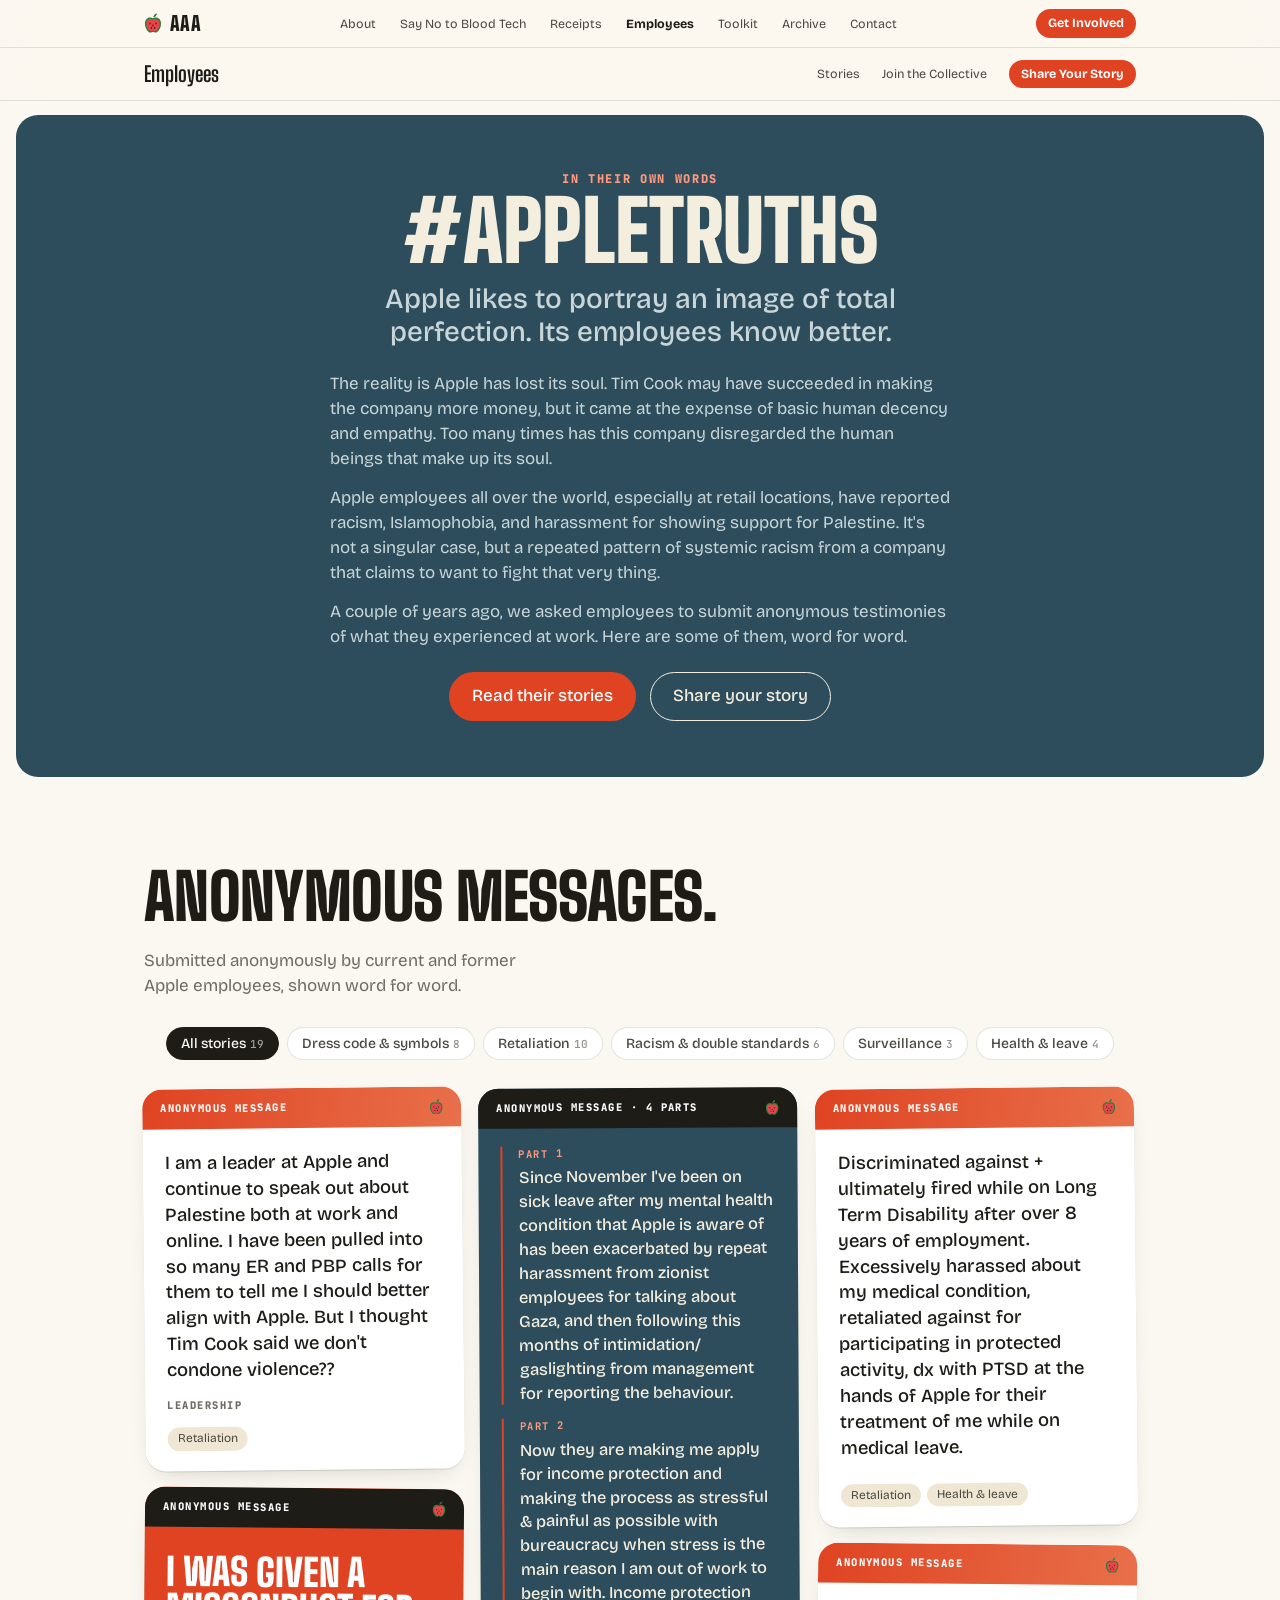
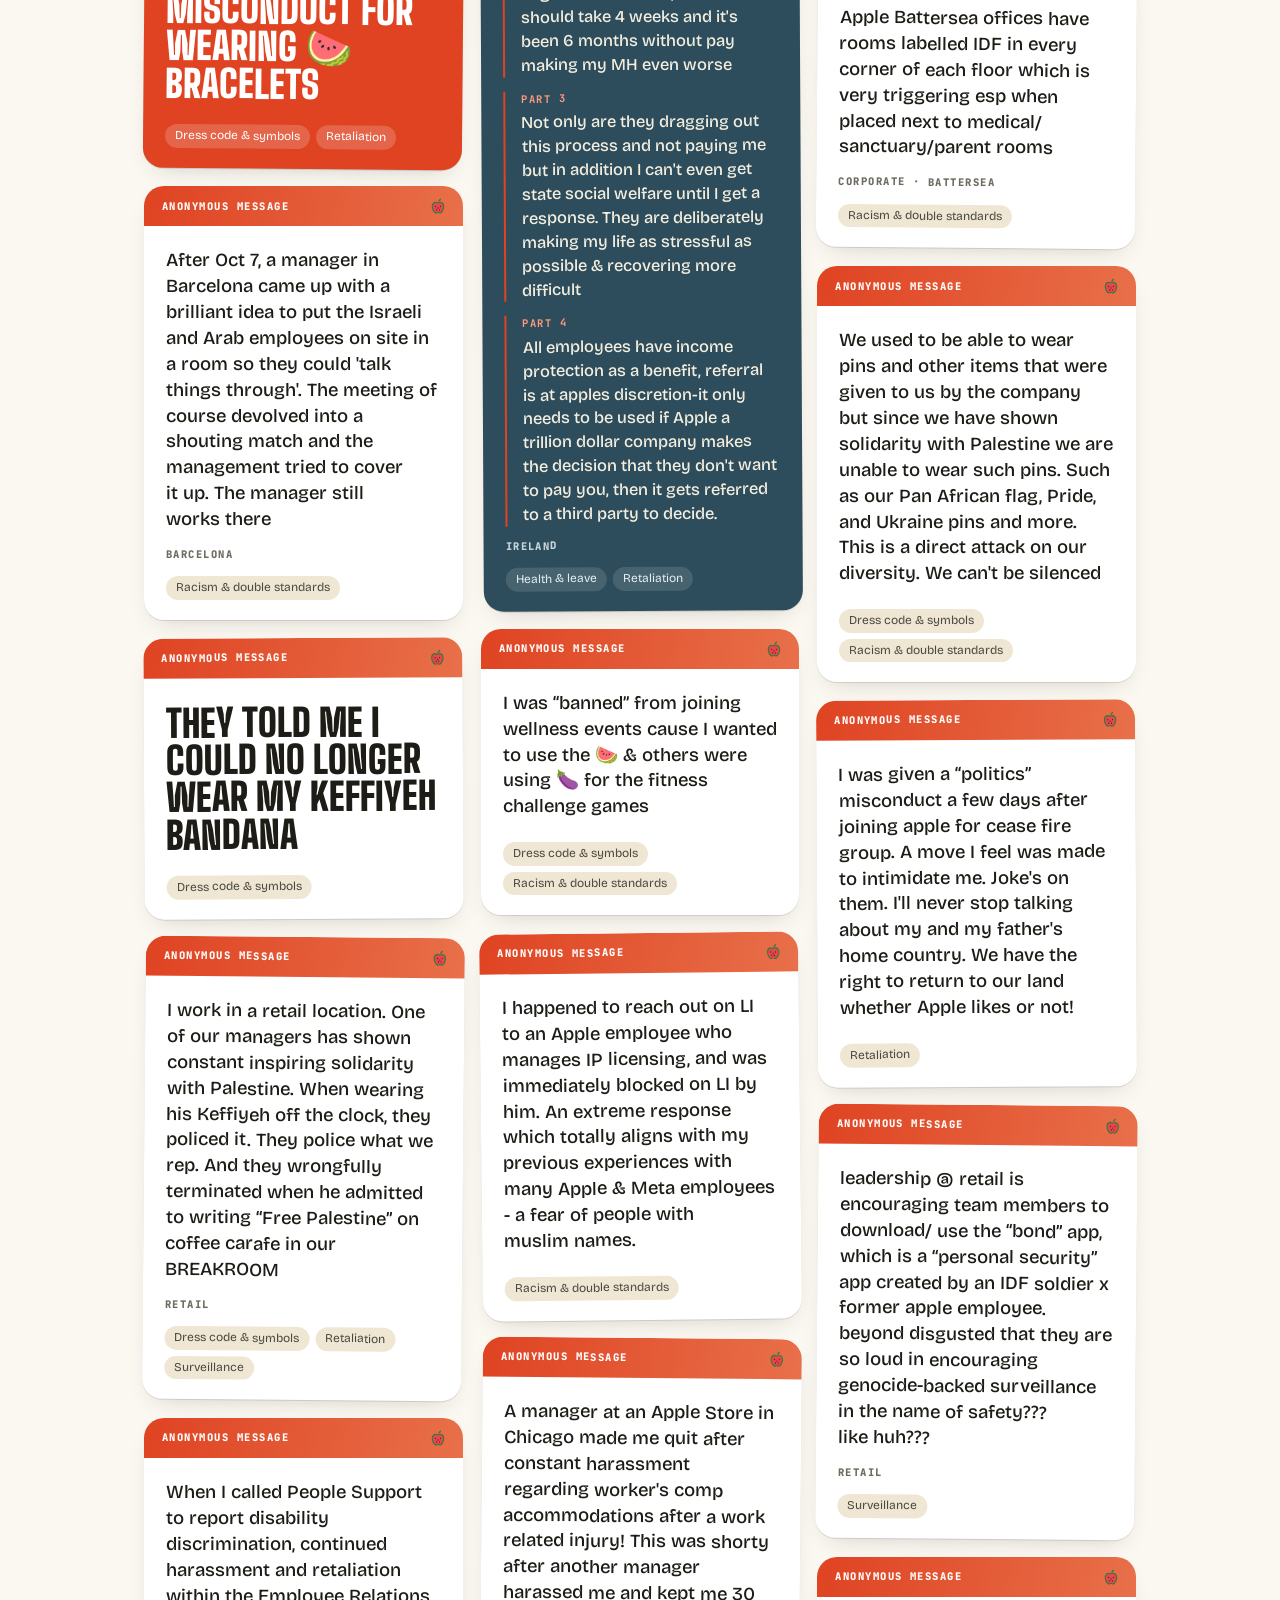
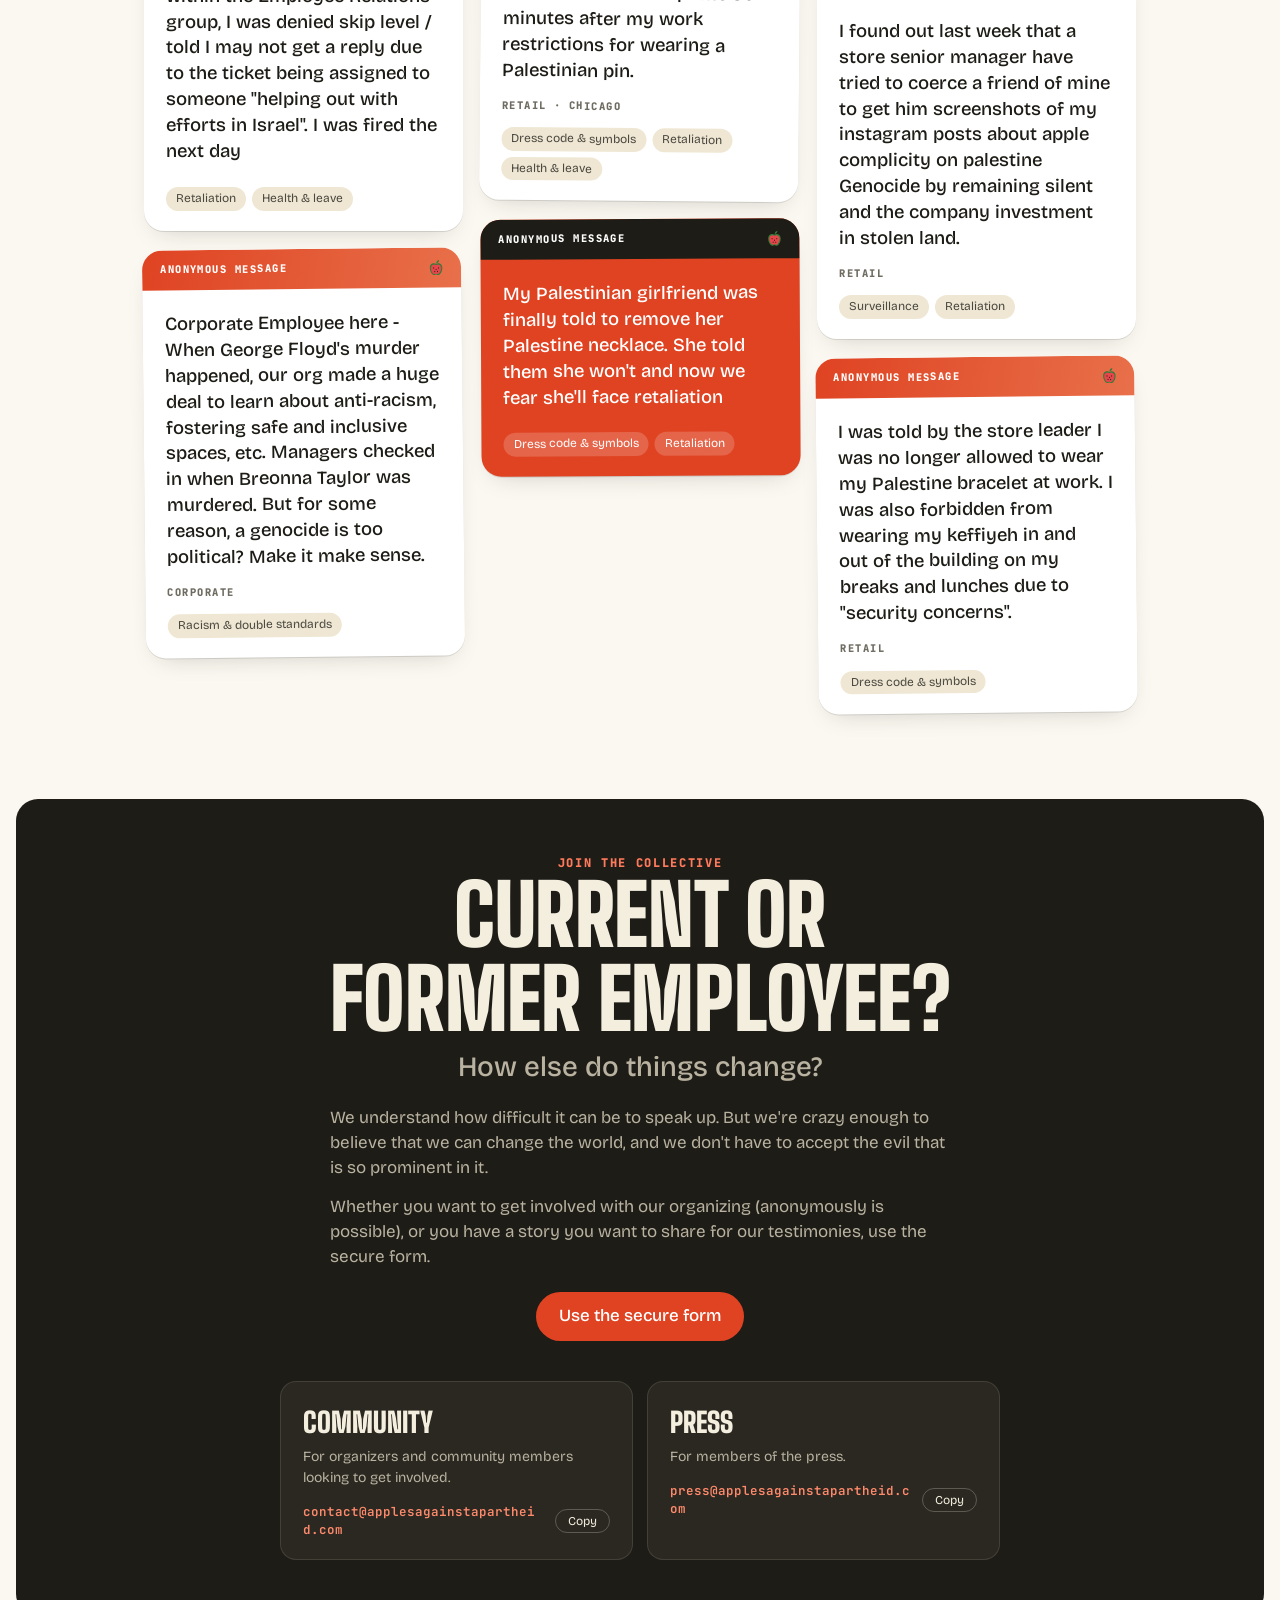
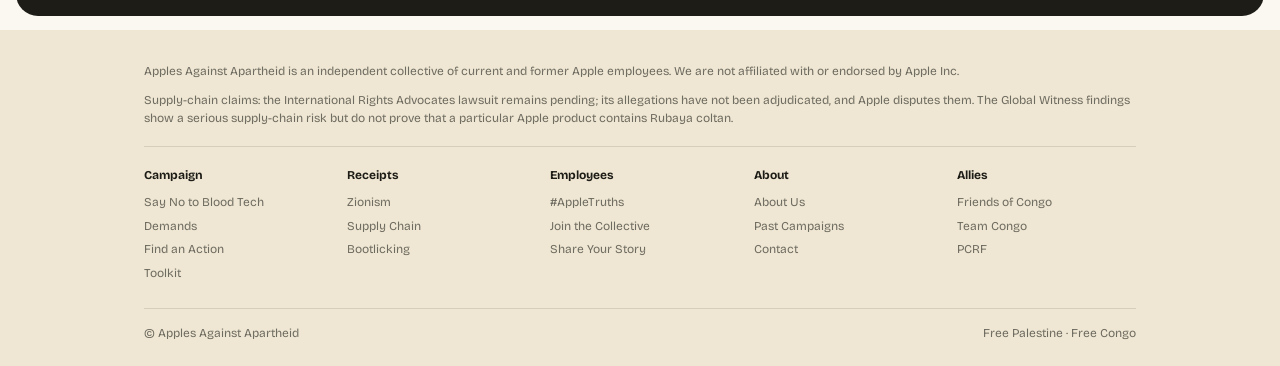
<file: employees.html>
<!doctype html>
<html lang="en">
<head>
<meta charset="utf-8">
<meta name="viewport" content="width=device-width, initial-scale=1, viewport-fit=cover">
<title>#AppleTruths — Apples Against Apartheid</title>
<meta name="description" content="Anonymous testimonies from Apple employees who faced racism, Islamophobia, and retaliation for supporting Palestine.">
<meta property="og:title" content="#AppleTruths — Apples Against Apartheid">
<meta property="og:description" content="Anonymous testimonies from Apple employees who faced racism, Islamophobia, and retaliation for supporting Palestine.">
<link rel="icon" href="assets/images/favicon.svg" type="image/svg+xml">
<link rel="preconnect" href="https://fonts.googleapis.com">
<link rel="preconnect" href="https://fonts.gstatic.com" crossorigin>
<link rel="stylesheet" href="https://fonts.googleapis.com/css2?family=Big+Shoulders+Display:wght@700;900&family=Bricolage+Grotesque:opsz,wght@12..96,400;12..96,500;12..96,700&family=JetBrains+Mono:wght@600;800&display=swap">
<link rel="stylesheet" href="assets/css/site.css">
</head>
<body>
<a class="skip" href="#main">Skip to content</a>

<nav class="gnav" aria-label="Global">
  <div class="gnav-in">
    <a class="mark" href="index.html" aria-label="Apples Against Apartheid home"><img src="assets/images/favicon.svg" alt="">AAA</a>
    <ul>
      <li><a href="about.html">About</a></li>
      <li><a href="say-no-to-blood-tech.html">Say No to Blood Tech</a></li>
      <li><a href="receipts.html">Receipts</a></li>
      <li><a href="employees.html" aria-current="page">Employees</a></li>
      <li><a href="toolkit.html">Toolkit</a></li>
      <li><a href="index.html#past-campaigns">Archive</a></li>
      <li><a href="index.html#contact">Contact</a></li>
    </ul>
    <a class="nav-cta" href="say-no-to-blood-tech.html">Get Involved</a>
    <button class="menu-btn" id="menuBtn" aria-expanded="false" aria-controls="drawer" aria-label="Open menu">
      <svg viewBox="0 0 18 18" aria-hidden="true"><path d="M1 6h16M1 12h16" stroke="currentColor" stroke-width="1.6" stroke-linecap="round"/></svg>
    </button>
  </div>
  <div class="drawer" id="drawer" hidden>
    <a href="about.html">About</a>
    <a href="say-no-to-blood-tech.html">Say No to Blood Tech</a>
    <a href="receipts.html">Receipts</a>
    <a href="employees.html">Employees</a>
    <a href="toolkit.html">Toolkit</a>
    <a href="index.html#past-campaigns">Archive</a>
    <a href="index.html#contact">Contact</a>
    <a class="hot" href="say-no-to-blood-tech.html">Get Involved</a>
  </div>
</nav>

<div class="lnav">
  <div class="lnav-in">
    <span class="lnav-title">Employees</span>
    <div class="lnav-links"><a href="#stories">Stories</a><a href="#join">Join the Collective</a><a class="buy" href="#join">Share Your Story</a></div>
  </div>
</div>

<main id="main">

<div class="stack">
  <section class="tile on-slate pad" id="top">
    <div class="copy">
      <p class="eyebrow">In Their Own Words</p>
      <h1>#AppleTruths</h1>
      <p class="sub">Apple likes to portray an image of total perfection. Its employees know better.</p>
      <div class="body">
        <p>The reality is Apple has lost its soul. Tim Cook may have succeeded in making the company more money, but it came at the expense of basic human decency and empathy. Too many times has this company disregarded the human beings that make up its soul.</p>
        <p>Apple employees all over the world, especially at retail locations, have reported racism, Islamophobia, and harassment for showing support for Palestine. It's not a singular case, but a repeated pattern of systemic racism from a company that claims to want to fight that very thing.</p>
        <p>A couple of years ago, we asked employees to submit anonymous testimonies of what they experienced at work. Here are some of them, word for word.</p>
      </div>
      <div class="ctas">
        <a class="btn fill" href="#stories">Read their stories</a>
        <a class="btn line" href="#join">Share your story</a>
      </div>
    </div>
  </section>
</div>

<section id="stories">
  <div class="shead">
    <h2>Anonymous messages.</h2>
    <p>Submitted anonymously by current and former Apple employees, shown word for word.</p>
  </div>

  <div class="filters" role="group" aria-label="Filter stories">
    <button class="chip" data-filter="all" aria-pressed="true">All stories</button>
    <button class="chip" data-filter="symbols" aria-pressed="false">Dress code &amp; symbols</button>
    <button class="chip" data-filter="retaliation" aria-pressed="false">Retaliation</button>
    <button class="chip" data-filter="racism" aria-pressed="false">Racism &amp; double standards</button>
    <button class="chip" data-filter="surveillance" aria-pressed="false">Surveillance</button>
    <button class="chip" data-filter="health" aria-pressed="false">Health &amp; leave</button>
  </div>

  <div class="notes">
    <article class="note" data-tags="retaliation">
      <div class="note-top"><span>Anonymous message</span><img src="assets/images/favicon.svg" alt=""></div>
      <blockquote><p>I am a leader at Apple and continue to speak out about Palestine both at work and online. I have been pulled into so many ER and PBP calls for them to tell me I should better align with Apple. But I thought Tim Cook said we don't condone violence??</p></blockquote>
      <p class="where">Leadership</p>
      <div class="tags"><span>Retaliation</span></div>
    </article>

    <article class="note hot big" data-tags="symbols retaliation">
      <div class="note-top"><span>Anonymous message</span><img src="assets/images/favicon.svg" alt=""></div>
      <blockquote><p>I was given a misconduct for wearing 🍉 bracelets</p></blockquote>
      <div class="tags"><span>Dress code &amp; symbols</span><span>Retaliation</span></div>
    </article>

    <article class="note" data-tags="racism">
      <div class="note-top"><span>Anonymous message</span><img src="assets/images/favicon.svg" alt=""></div>
      <blockquote><p>After Oct 7, a manager in Barcelona came up with a brilliant idea to put the Israeli and Arab employees on site in a room so they could 'talk things through'. The meeting of course devolved into a shouting match and the management tried to cover it up. The manager still works there</p></blockquote>
      <p class="where">Barcelona</p>
      <div class="tags"><span>Racism &amp; double standards</span></div>
    </article>

    <article class="note big" data-tags="symbols">
      <div class="note-top"><span>Anonymous message</span><img src="assets/images/favicon.svg" alt=""></div>
      <blockquote><p>They told me I could no longer wear my keffiyeh bandana</p></blockquote>
      <div class="tags"><span>Dress code &amp; symbols</span></div>
    </article>

    <article class="note" data-tags="symbols retaliation surveillance">
      <div class="note-top"><span>Anonymous message</span><img src="assets/images/favicon.svg" alt=""></div>
      <blockquote><p>I work in a retail location. One of our managers has shown constant inspiring solidarity with Palestine. When wearing his Keffiyeh off the clock, they policed it. They police what we rep. And they wrongfully terminated when he admitted to writing “Free Palestine” on coffee carafe in our BREAKROOM</p></blockquote>
      <p class="where">Retail</p>
      <div class="tags"><span>Dress code &amp; symbols</span><span>Retaliation</span><span>Surveillance</span></div>
    </article>

    <article class="note" data-tags="retaliation health">
      <div class="note-top"><span>Anonymous message</span><img src="assets/images/favicon.svg" alt=""></div>
      <blockquote><p>When I called People Support to report disability discrimination, continued harassment and retaliation within the Employee Relations group, I was denied skip level / told I may not get a reply due to the ticket being assigned to someone "helping out with efforts in Israel". I was fired the next day</p></blockquote>
      <div class="tags"><span>Retaliation</span><span>Health &amp; leave</span></div>
    </article>

    <article class="note" data-tags="racism">
      <div class="note-top"><span>Anonymous message</span><img src="assets/images/favicon.svg" alt=""></div>
      <blockquote><p>Corporate Employee here - When George Floyd's murder happened, our org made a huge deal to learn about anti-racism, fostering safe and inclusive spaces, etc. Managers checked in when Breonna Taylor was murdered. But for some reason, a genocide is too political? Make it make sense.</p></blockquote>
      <p class="where">Corporate</p>
      <div class="tags"><span>Racism &amp; double standards</span></div>
    </article>

    <article class="note slate" data-tags="health retaliation">
      <div class="note-top"><span>Anonymous message · 4 parts</span><img src="assets/images/favicon.svg" alt=""></div>
      <ol class="thread">
        <li><b>PART 1</b>Since November I've been on sick leave after my mental health condition that Apple is aware of has been exacerbated by repeat harassment from zionist employees for talking about Gaza, and then following this months of intimidation/ gaslighting from management for reporting the behaviour.</li>
        <li><b>PART 2</b>Now they are making me apply for income protection and making the process as stressful &amp; painful as possible with bureaucracy when stress is the main reason I am out of work to begin with. Income protection should take 4 weeks and it's been 6 months without pay making my MH even worse</li>
        <li><b>PART 3</b>Not only are they dragging out this process and not paying me but in addition I can't even get state social welfare until I get a response. They are deliberately making my life as stressful as possible &amp; recovering more difficult</li>
        <li><b>PART 4</b>All employees have income protection as a benefit, referral is at apples discretion-it only needs to be used if Apple a trillion dollar company makes the decision that they don't want to pay you, then it gets referred to a third party to decide.</li>
      </ol>
      <p class="where">Ireland</p>
      <div class="tags"><span>Health &amp; leave</span><span>Retaliation</span></div>
    </article>

    <article class="note" data-tags="symbols racism">
      <div class="note-top"><span>Anonymous message</span><img src="assets/images/favicon.svg" alt=""></div>
      <blockquote><p>I was “banned” from joining wellness events cause I wanted to use the 🍉 &amp; others were using 🍆 for the fitness challenge games</p></blockquote>
      <div class="tags"><span>Dress code &amp; symbols</span><span>Racism &amp; double standards</span></div>
    </article>

    <article class="note" data-tags="racism">
      <div class="note-top"><span>Anonymous message</span><img src="assets/images/favicon.svg" alt=""></div>
      <blockquote><p>I happened to reach out on LI to an Apple employee who manages IP licensing, and was immediately blocked on LI by him. An extreme response which totally aligns with my previous experiences with many Apple &amp; Meta employees - a fear of people with muslim names.</p></blockquote>
      <div class="tags"><span>Racism &amp; double standards</span></div>
    </article>

    <article class="note" data-tags="symbols retaliation health">
      <div class="note-top"><span>Anonymous message</span><img src="assets/images/favicon.svg" alt=""></div>
      <blockquote><p>A manager at an Apple Store in Chicago made me quit after constant harassment regarding worker's comp accommodations after a work related injury! This was shorty after another manager harassed me and kept me 30 minutes after my work restrictions for wearing a Palestinian pin.</p></blockquote>
      <p class="where">Retail · Chicago</p>
      <div class="tags"><span>Dress code &amp; symbols</span><span>Retaliation</span><span>Health &amp; leave</span></div>
    </article>

    <article class="note hot" data-tags="symbols retaliation">
      <div class="note-top"><span>Anonymous message</span><img src="assets/images/favicon.svg" alt=""></div>
      <blockquote><p>My Palestinian girlfriend was finally told to remove her Palestine necklace. She told them she won't and now we fear she'll face retaliation</p></blockquote>
      <div class="tags"><span>Dress code &amp; symbols</span><span>Retaliation</span></div>
    </article>

    <article class="note" data-tags="retaliation health">
      <div class="note-top"><span>Anonymous message</span><img src="assets/images/favicon.svg" alt=""></div>
      <blockquote><p>Discriminated against + ultimately fired while on Long Term Disability after over 8 years of employment. Excessively harassed about my medical condition, retaliated against for participating in protected activity, dx with PTSD at the hands of Apple for their treatment of me while on medical leave.</p></blockquote>
      <div class="tags"><span>Retaliation</span><span>Health &amp; leave</span></div>
    </article>

    <article class="note" data-tags="racism">
      <div class="note-top"><span>Anonymous message</span><img src="assets/images/favicon.svg" alt=""></div>
      <blockquote><p>Apple Battersea offices have rooms labelled IDF in every corner of each floor which is very triggering esp when placed next to medical/ sanctuary/parent rooms</p></blockquote>
      <p class="where">Corporate · Battersea</p>
      <div class="tags"><span>Racism &amp; double standards</span></div>
    </article>

    <article class="note" data-tags="symbols racism">
      <div class="note-top"><span>Anonymous message</span><img src="assets/images/favicon.svg" alt=""></div>
      <blockquote><p>We used to be able to wear pins and other items that were given to us by the company but since we have shown solidarity with Palestine we are unable to wear such pins. Such as our Pan African flag, Pride, and Ukraine pins and more. This is a direct attack on our diversity. We can't be silenced</p></blockquote>
      <div class="tags"><span>Dress code &amp; symbols</span><span>Racism &amp; double standards</span></div>
    </article>

    <article class="note" data-tags="retaliation">
      <div class="note-top"><span>Anonymous message</span><img src="assets/images/favicon.svg" alt=""></div>
      <blockquote><p>I was given a “politics” misconduct a few days after joining apple for cease fire group. A move I feel was made to intimidate me. Joke's on them. I'll never stop talking about my and my father's home country. We have the right to return to our land whether Apple likes or not!</p></blockquote>
      <div class="tags"><span>Retaliation</span></div>
    </article>

    <article class="note" data-tags="surveillance">
      <div class="note-top"><span>Anonymous message</span><img src="assets/images/favicon.svg" alt=""></div>
      <blockquote><p>leadership @ retail is encouraging team members to download/ use the “bond” app, which is a “personal security” app created by an IDF soldier x former apple employee. beyond disgusted that they are so loud in encouraging genocide-backed surveillance in the name of safety??? like huh???</p></blockquote>
      <p class="where">Retail</p>
      <div class="tags"><span>Surveillance</span></div>
    </article>

    <article class="note" data-tags="surveillance retaliation">
      <div class="note-top"><span>Anonymous message</span><img src="assets/images/favicon.svg" alt=""></div>
      <blockquote><p>I found out last week that a store senior manager have tried to coerce a friend of mine to get him screenshots of my instagram posts about apple complicity on palestine Genocide by remaining silent and the company investment in stolen land.</p></blockquote>
      <p class="where">Retail</p>
      <div class="tags"><span>Surveillance</span><span>Retaliation</span></div>
    </article>

    <article class="note" data-tags="symbols">
      <div class="note-top"><span>Anonymous message</span><img src="assets/images/favicon.svg" alt=""></div>
      <blockquote><p>I was told by the store leader I was no longer allowed to wear my Palestine bracelet at work. I was also forbidden from wearing my keffiyeh in and out of the building on my breaks and lunches due to "security concerns".</p></blockquote>
      <p class="where">Retail</p>
      <div class="tags"><span>Dress code &amp; symbols</span></div>
    </article>
  </div>
  <p class="empty-note" id="notes-empty" hidden>No stories in this category yet.</p>
</section>

<div class="stack" style="margin-top:72px">
  <section class="tile on-dark contact" id="join">
    <div class="copy">
      <p class="eyebrow">Join the Collective</p>
      <h2>Current or former employee?</h2>
      <p class="sub">How else do things change?</p>
      <div class="body">
        <p>We understand how difficult it can be to speak up. But we're crazy enough to believe that we can change the world, and we don't have to accept the evil that is so prominent in it.</p>
        <p>Whether you want to get involved with our organizing (anonymously is possible), or you have a story you want to share for our testimonies, use the secure form.</p>
      </div>
      <div class="ctas"><a class="btn fill" href="https://cryptpad.fr/form/#/2/form/view/alCqQlYvJW280ihcsGPOE0Eogj68Tz0vJ1k8+vgziQk/">Use the secure form</a></div>
    </div>
    <div class="mail">
      <div><b>Community</b><p>For organizers and community members looking to get involved.</p><div class="addr"><a href="mailto:contact@applesagainstapartheid.com">contact@applesagainstapartheid.com</a><button class="copy-btn" data-copy="contact@applesagainstapartheid.com">Copy</button></div></div>
      <div><b>Press</b><p>For members of the press.</p><div class="addr"><a href="mailto:press@applesagainstapartheid.com">press@applesagainstapartheid.com</a><button class="copy-btn" data-copy="press@applesagainstapartheid.com">Copy</button></div></div>
    </div>
  </section>
</div>

</main>

<footer>
  <div class="foot">
    <div class="fine">
      <p>Apples Against Apartheid is an independent collective of current and former Apple employees. We are not affiliated with or endorsed by Apple Inc.</p>
      <p>Supply-chain claims: the International Rights Advocates lawsuit remains pending; its allegations have not been adjudicated, and Apple disputes them. The Global Witness findings show a serious supply-chain risk but do not prove that a particular Apple product contains Rubaya coltan.</p>
    </div>
    <div class="dir">
      <div><h4>Campaign</h4><a href="say-no-to-blood-tech.html">Say No to Blood Tech</a><a href="say-no-to-blood-tech.html#demands">Demands</a><a href="say-no-to-blood-tech.html#find-an-action">Find an Action</a><a href="toolkit.html">Toolkit</a></div>
      <div><h4>Receipts</h4><a href="receipts.html#zionism">Zionism</a><a href="receipts.html#supply-chain">Supply Chain</a><a href="receipts.html#bootlicking">Bootlicking</a></div>
      <div><h4>Employees</h4><a href="employees.html">#AppleTruths</a><a href="employees.html#join">Join the Collective</a><a href="https://cryptpad.fr/form/#/2/form/view/alCqQlYvJW280ihcsGPOE0Eogj68Tz0vJ1k8+vgziQk/">Share Your Story</a></div>
      <div><h4>About</h4><a href="about.html">About Us</a><a href="index.html#past-campaigns">Past Campaigns</a><a href="index.html#contact">Contact</a></div>
      <div><h4>Allies</h4><a href="https://friendsofthecongo.org/">Friends of Congo</a><a href="https://www.teamcongordc.com/">Team Congo</a><a href="https://www.pcrf.net/">PCRF</a></div>
    </div>
    <div class="legal"><span>© Apples Against Apartheid</span><span>Free Palestine · Free Congo</span></div>
  </div>
</footer>

<script src="assets/js/site.js"></script>
</body>
</html>
</file>
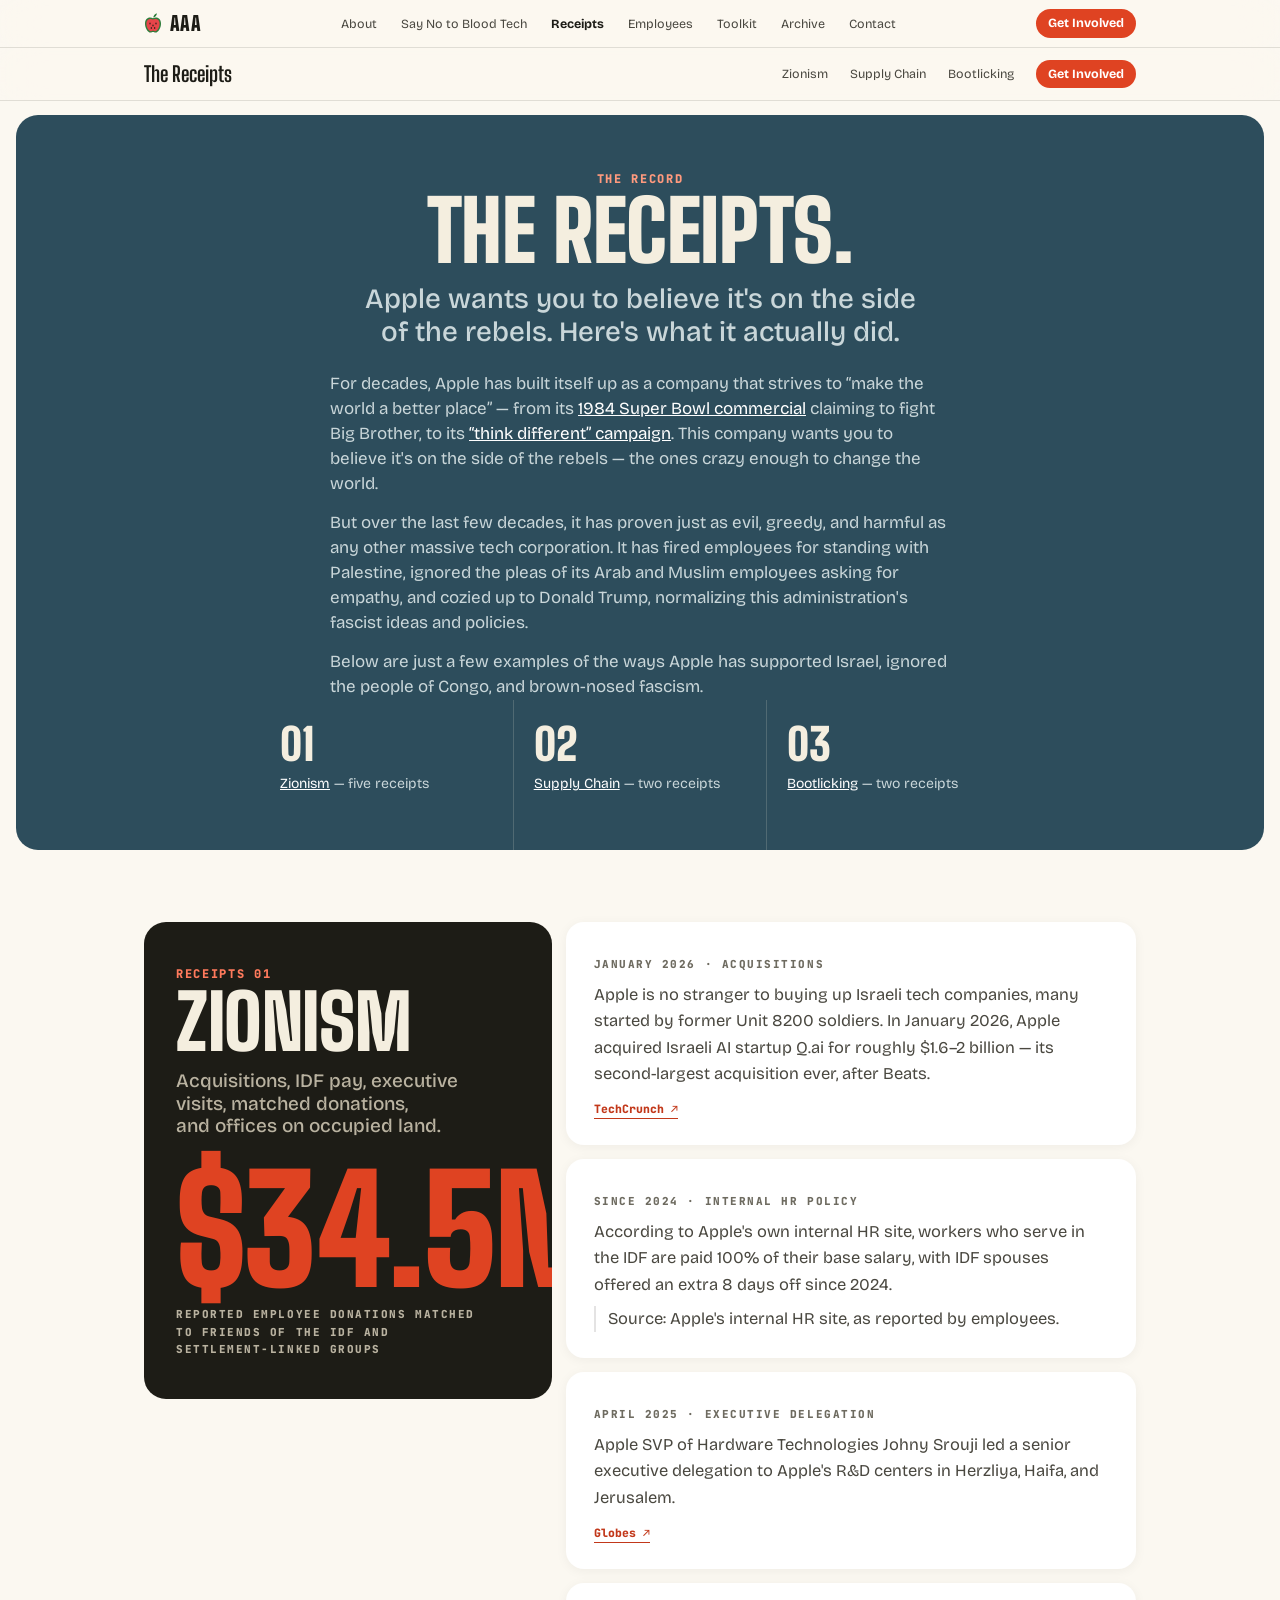
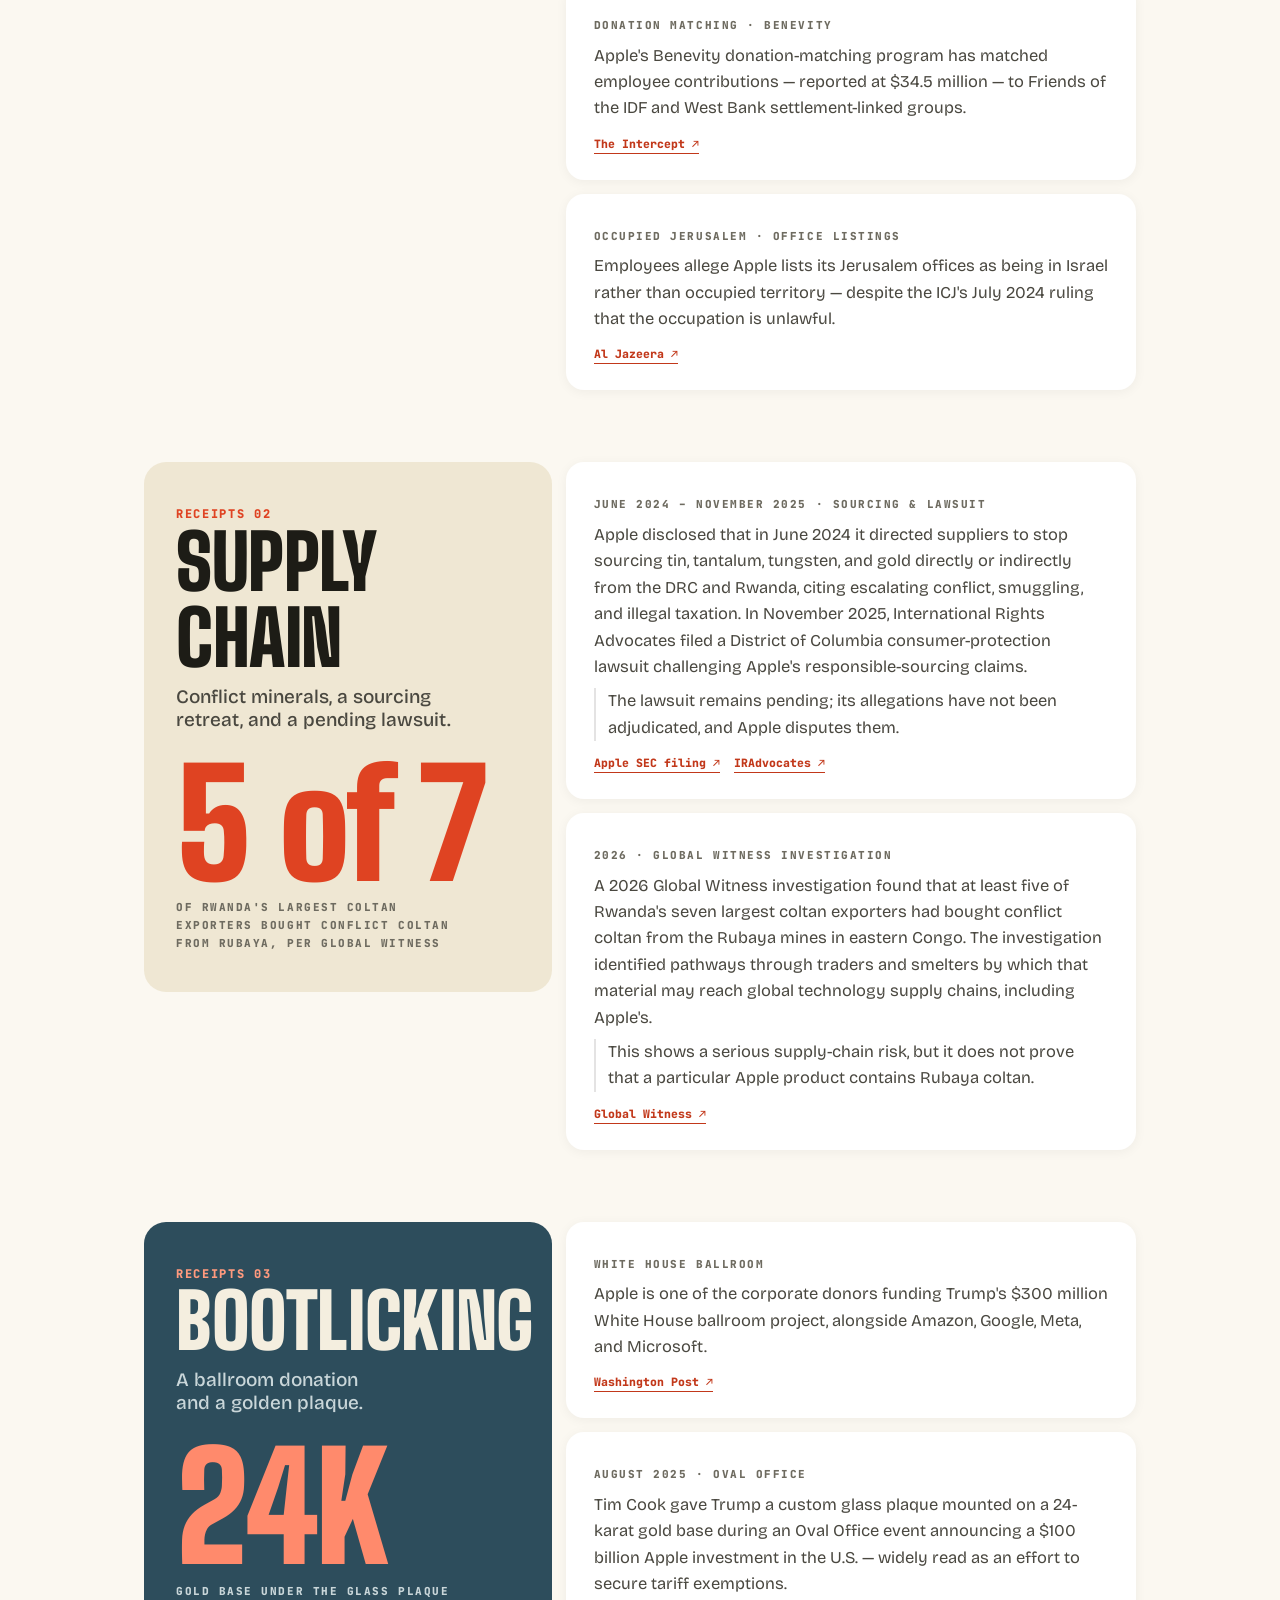
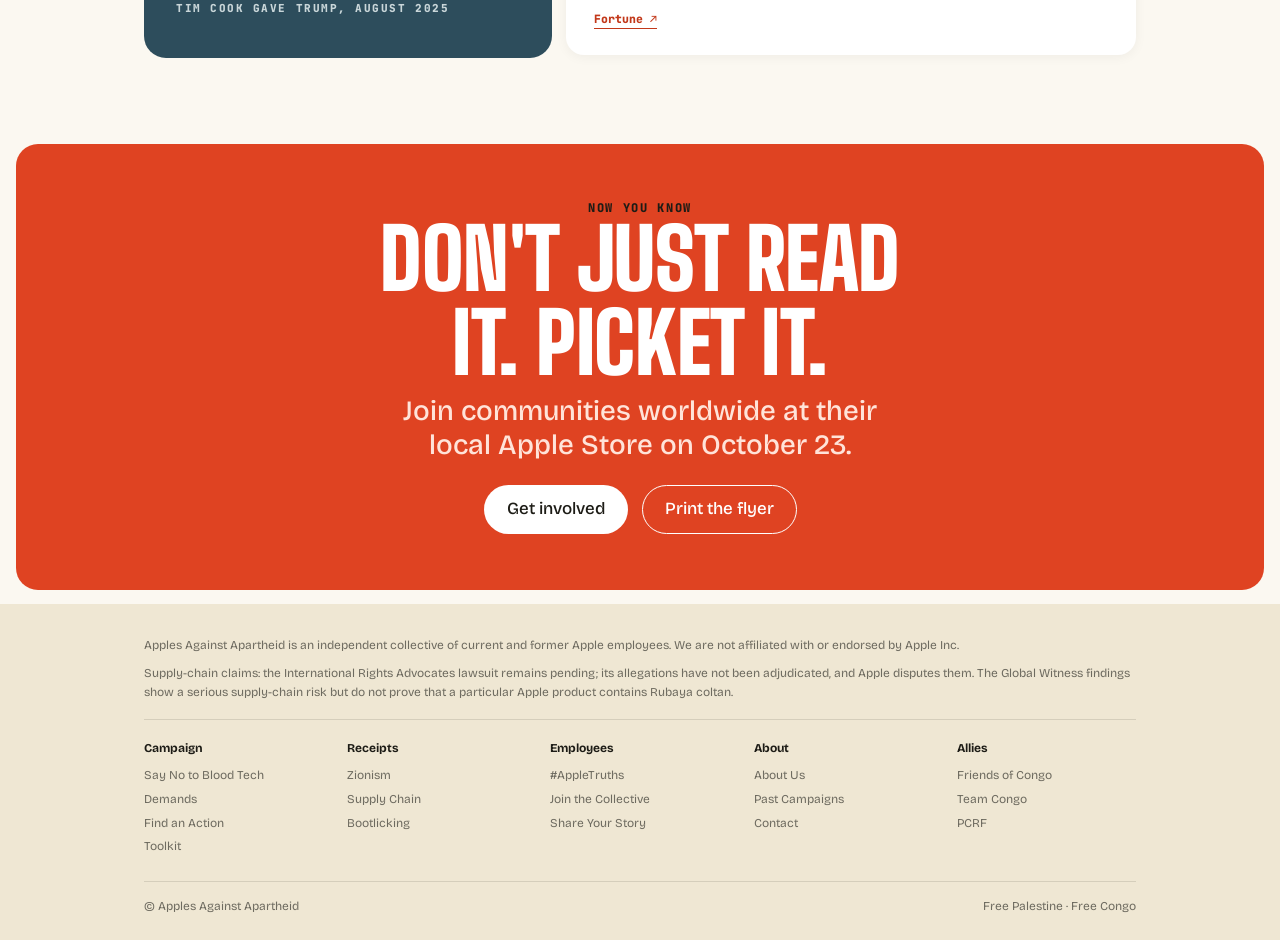
<file: receipts.html>
<!doctype html>
<html lang="en">
<head>
<meta charset="utf-8">
<meta name="viewport" content="width=device-width, initial-scale=1, viewport-fit=cover">
<title>The Receipts — Apples Against Apartheid</title>
<meta name="description" content="Sourced evidence of Apple's support for Israel, its Congo supply-chain risks, and its courting of Trump.">
<meta property="og:title" content="The Receipts — Apples Against Apartheid">
<meta property="og:description" content="Sourced evidence of Apple's support for Israel, its Congo supply-chain risks, and its courting of Trump.">
<link rel="icon" href="assets/images/favicon.svg" type="image/svg+xml">
<link rel="preconnect" href="https://fonts.googleapis.com">
<link rel="preconnect" href="https://fonts.gstatic.com" crossorigin>
<link rel="stylesheet" href="https://fonts.googleapis.com/css2?family=Big+Shoulders+Display:wght@700;900&family=Bricolage+Grotesque:opsz,wght@12..96,400;12..96,500;12..96,700&family=JetBrains+Mono:wght@600;800&display=swap">
<link rel="stylesheet" href="assets/css/site.css">
</head>
<body>
<a class="skip" href="#main">Skip to content</a>

<nav class="gnav" aria-label="Global">
  <div class="gnav-in">
    <a class="mark" href="index.html" aria-label="Apples Against Apartheid home"><img src="assets/images/favicon.svg" alt="">AAA</a>
    <ul>
      <li><a href="about.html">About</a></li>
      <li><a href="say-no-to-blood-tech.html">Say No to Blood Tech</a></li>
      <li><a href="receipts.html" aria-current="page">Receipts</a></li>
      <li><a href="employees.html">Employees</a></li>
      <li><a href="toolkit.html">Toolkit</a></li>
      <li><a href="index.html#past-campaigns">Archive</a></li>
      <li><a href="index.html#contact">Contact</a></li>
    </ul>
    <a class="nav-cta" href="say-no-to-blood-tech.html">Get Involved</a>
    <button class="menu-btn" id="menuBtn" aria-expanded="false" aria-controls="drawer" aria-label="Open menu">
      <svg viewBox="0 0 18 18" aria-hidden="true"><path d="M1 6h16M1 12h16" stroke="currentColor" stroke-width="1.6" stroke-linecap="round"/></svg>
    </button>
  </div>
  <div class="drawer" id="drawer" hidden>
    <a href="about.html">About</a>
    <a href="say-no-to-blood-tech.html">Say No to Blood Tech</a>
    <a href="receipts.html">Receipts</a>
    <a href="employees.html">Employees</a>
    <a href="toolkit.html">Toolkit</a>
    <a href="index.html#past-campaigns">Archive</a>
    <a href="index.html#contact">Contact</a>
    <a class="hot" href="say-no-to-blood-tech.html">Get Involved</a>
  </div>
</nav>

<div class="lnav">
  <div class="lnav-in">
    <span class="lnav-title">The Receipts</span>
    <div class="lnav-links"><a href="#zionism">Zionism</a><a href="#supply-chain">Supply Chain</a><a href="#bootlicking">Bootlicking</a><a class="buy" href="say-no-to-blood-tech.html">Get Involved</a></div>
  </div>
</div>

<main id="main">

<div class="stack">
  <section class="tile on-slate" id="top">
    <div class="copy">
      <p class="eyebrow">The Record</p>
      <h1>The Receipts.</h1>
      <p class="sub">Apple wants you to believe it's on the side of the rebels. Here's what it actually did.</p>
      <div class="body">
        <p>For decades, Apple has built itself up as a company that strives to “make the world a better place” — from its <a href="https://www.youtube.com/watch?v=ErwS24cBZPc">1984 Super Bowl commercial</a> claiming to fight Big Brother, to its <a href="https://www.youtube.com/watch?v=CLIyH2SyxZA">“think different” campaign</a>. This company wants you to believe it's on the side of the rebels — the ones crazy enough to change the world.</p>
        <p>But over the last few decades, it has proven just as evil, greedy, and harmful as any other massive tech corporation. It has fired employees for standing with Palestine, ignored the pleas of its Arab and Muslim employees asking for empathy, and cozied up to Donald Trump, normalizing this administration's fascist ideas and policies.</p>
        <p>Below are just a few examples of the ways Apple has supported Israel, ignored the people of Congo, and brown-nosed fascism.</p>
      </div>
    </div>
    <div class="timeline copy">
      <div class="tl"><b>01</b><p><a href="#zionism">Zionism</a> — five receipts</p></div>
      <div class="tl"><b>02</b><p><a href="#supply-chain">Supply Chain</a> — two receipts</p></div>
      <div class="tl"><b>03</b><p><a href="#bootlicking">Bootlicking</a> — two receipts</p></div>
    </div>
  </section>
</div>

<!-- ZIONISM -->
<section class="wrap" id="zionism" style="padding-top:72px">
  <div class="rsec">
    <div class="tile on-dark lead">
      <p class="eyebrow">Receipts 01</p>
      <h2>Zionism</h2>
      <p class="sub" style="font-size:19px">Acquisitions, IDF pay, executive visits, matched donations, and offices on occupied land.</p>
      <div class="stat"><b>$34.5M</b><span>Reported employee donations matched to Friends of the IDF and settlement-linked groups</span></div>
    </div>
    <div class="ev-list">
      <article class="ev-card"><p class="when">January 2026 · Acquisitions</p><p>Apple is no stranger to buying up Israeli tech companies, many started by former Unit 8200 soldiers. In January 2026, Apple acquired Israeli AI startup Q.ai for roughly $1.6–2 billion — its second-largest acquisition ever, after Beats.</p><div class="srcs"><a class="src" href="https://techcrunch.com/2026/01/29/apple-buys-israeli-startup-q-ai-as-the-ai-race-heats-up">TechCrunch ↗</a></div></article>
      <article class="ev-card"><p class="when">Since 2024 · Internal HR policy</p><p>According to Apple's own internal HR site, workers who serve in the IDF are paid 100% of their base salary, with IDF spouses offered an extra 8 days off since 2024.</p><p class="caveat">Source: Apple's internal HR site, as reported by employees.</p></article>
      <article class="ev-card"><p class="when">April 2025 · Executive delegation</p><p>Apple SVP of Hardware Technologies Johny Srouji led a senior executive delegation to Apple's R&amp;D centers in Herzliya, Haifa, and Jerusalem.</p><div class="srcs"><a class="src" href="https://en.globes.co.il/en/article-apple-svp-leads-senior-delegation-of-execs-to-israel-1001507764">Globes ↗</a></div></article>
      <article class="ev-card"><p class="when">Donation matching · Benevity</p><p>Apple's Benevity donation-matching program has matched employee contributions — reported at $34.5 million — to Friends of the IDF and West Bank settlement-linked groups.</p><div class="srcs"><a class="src" href="https://theintercept.com/2024/06/11/apple-donations-idf-israel-gaza-illegal-settlements/">The Intercept ↗</a></div></article>
      <article class="ev-card"><p class="when">Occupied Jerusalem · Office listings</p><p>Employees allege Apple lists its Jerusalem offices as being in Israel rather than occupied territory — despite the ICJ's July 2024 ruling that the occupation is unlawful.</p><div class="srcs"><a class="src" href="https://www.aljazeera.com/news/2024/7/19/world-court-says-israels-settlement-policies-breach-international-law">Al Jazeera ↗</a></div></article>
    </div>
  </div>
</section>

<!-- SUPPLY CHAIN -->
<section class="wrap" id="supply-chain" style="padding-top:72px">
  <div class="rsec">
    <div class="tile lead">
      <p class="eyebrow">Receipts 02</p>
      <h2>Supply Chain</h2>
      <p class="sub" style="font-size:19px">Conflict minerals, a sourcing retreat, and a pending lawsuit.</p>
      <div class="stat"><b>5 of 7</b><span>of Rwanda's largest coltan exporters bought conflict coltan from Rubaya, per Global Witness</span></div>
    </div>
    <div class="ev-list">
      <article class="ev-card"><p class="when">June 2024 – November 2025 · Sourcing &amp; lawsuit</p><p>Apple disclosed that in June 2024 it directed suppliers to stop sourcing tin, tantalum, tungsten, and gold directly or indirectly from the DRC and Rwanda, citing escalating conflict, smuggling, and illegal taxation. In November 2025, International Rights Advocates filed a District of Columbia consumer-protection lawsuit challenging Apple's responsible-sourcing claims.</p><p class="caveat">The lawsuit remains pending; its allegations have not been adjudicated, and Apple disputes them.</p><div class="srcs"><a class="src" href="https://www.sec.gov/Archives/edgar/data/320193/000114036125012359/ef20046400_ex1-01.htm">Apple SEC filing ↗</a><a class="src" href="https://www.internationalrightsadvocates.org/cases/international-rights-advocates-v-apple-inc">IRAdvocates ↗</a></div></article>
      <article class="ev-card"><p class="when">2026 · Global Witness investigation</p><p>A 2026 Global Witness investigation found that at least five of Rwanda's seven largest coltan exporters had bought conflict coltan from the Rubaya mines in eastern Congo. The investigation identified pathways through traders and smelters by which that material may reach global technology supply chains, including Apple's.</p><p class="caveat">This shows a serious supply-chain risk, but it does not prove that a particular Apple product contains Rubaya coltan.</p><div class="srcs"><a class="src" href="https://globalwitness.org/en/campaigns/transition-minerals/who-buys-rwandas-smuggled-coltan-the-global-journey-of-conflict-coltan-from-drc-to-the-worlds-electronics/">Global Witness ↗</a></div></article>
    </div>
  </div>
</section>

<!-- BOOTLICKING -->
<section class="wrap" id="bootlicking" style="padding-top:72px">
  <div class="rsec">
    <div class="tile on-slate lead">
      <p class="eyebrow">Receipts 03</p>
      <h2>Bootlicking</h2>
      <p class="sub" style="font-size:19px">A ballroom donation and a golden plaque.</p>
      <div class="stat"><b>24K</b><span>Gold base under the glass plaque Tim Cook gave Trump, August 2025</span></div>
    </div>
    <div class="ev-list">
      <article class="ev-card"><p class="when">White House ballroom</p><p>Apple is one of the corporate donors funding Trump's $300 million White House ballroom project, alongside Amazon, Google, Meta, and Microsoft.</p><div class="srcs"><a class="src" href="https://www.washingtonpost.com/politics/2025/08/07/trump-tim-cook-gift-white-house-apple/">Washington Post ↗</a></div></article>
      <article class="ev-card"><p class="when">August 2025 · Oval Office</p><p>Tim Cook gave Trump a custom glass plaque mounted on a 24-karat gold base during an Oval Office event announcing a $100 billion Apple investment in the U.S. — widely read as an effort to secure tariff exemptions.</p><div class="srcs"><a class="src" href="https://fortune.com/2025/08/07/apple-trump-tim-cook-100-billion-manufacturing-gift-plaque-gold">Fortune ↗</a></div></article>
    </div>
  </div>
</section>

<div class="stack" style="margin-top:72px">
  <section class="tile on-red pad">
    <div class="copy">
      <p class="eyebrow">Now you know</p>
      <h2>Don't just read it. Picket it.</h2>
      <p class="sub">Join communities worldwide at their local Apple Store on October 23.</p>
      <div class="ctas">
        <a class="btn" style="background:#fff;color:#1D1C16" href="say-no-to-blood-tech.html">Get involved</a>
        <a class="btn" style="border-color:#fff;color:#fff" href="toolkit.html#flyers">Print the flyer</a>
      </div>
    </div>
  </section>
</div>

</main>

<footer>
  <div class="foot">
    <div class="fine">
      <p>Apples Against Apartheid is an independent collective of current and former Apple employees. We are not affiliated with or endorsed by Apple Inc.</p>
      <p>Supply-chain claims: the International Rights Advocates lawsuit remains pending; its allegations have not been adjudicated, and Apple disputes them. The Global Witness findings show a serious supply-chain risk but do not prove that a particular Apple product contains Rubaya coltan.</p>
    </div>
    <div class="dir">
      <div><h4>Campaign</h4><a href="say-no-to-blood-tech.html">Say No to Blood Tech</a><a href="say-no-to-blood-tech.html#demands">Demands</a><a href="say-no-to-blood-tech.html#find-an-action">Find an Action</a><a href="toolkit.html">Toolkit</a></div>
      <div><h4>Receipts</h4><a href="receipts.html#zionism">Zionism</a><a href="receipts.html#supply-chain">Supply Chain</a><a href="receipts.html#bootlicking">Bootlicking</a></div>
      <div><h4>Employees</h4><a href="employees.html">#AppleTruths</a><a href="employees.html#join">Join the Collective</a><a href="https://cryptpad.fr/form/#/2/form/view/alCqQlYvJW280ihcsGPOE0Eogj68Tz0vJ1k8+vgziQk/">Share Your Story</a></div>
      <div><h4>About</h4><a href="about.html">About Us</a><a href="index.html#past-campaigns">Past Campaigns</a><a href="index.html#contact">Contact</a></div>
      <div><h4>Allies</h4><a href="https://friendsofthecongo.org/">Friends of Congo</a><a href="https://www.teamcongordc.com/">Team Congo</a><a href="https://www.pcrf.net/">PCRF</a></div>
    </div>
    <div class="legal"><span>© Apples Against Apartheid</span><span>Free Palestine · Free Congo</span></div>
  </div>
</footer>

<script src="assets/js/site.js"></script>
</body>
</html>
</file>
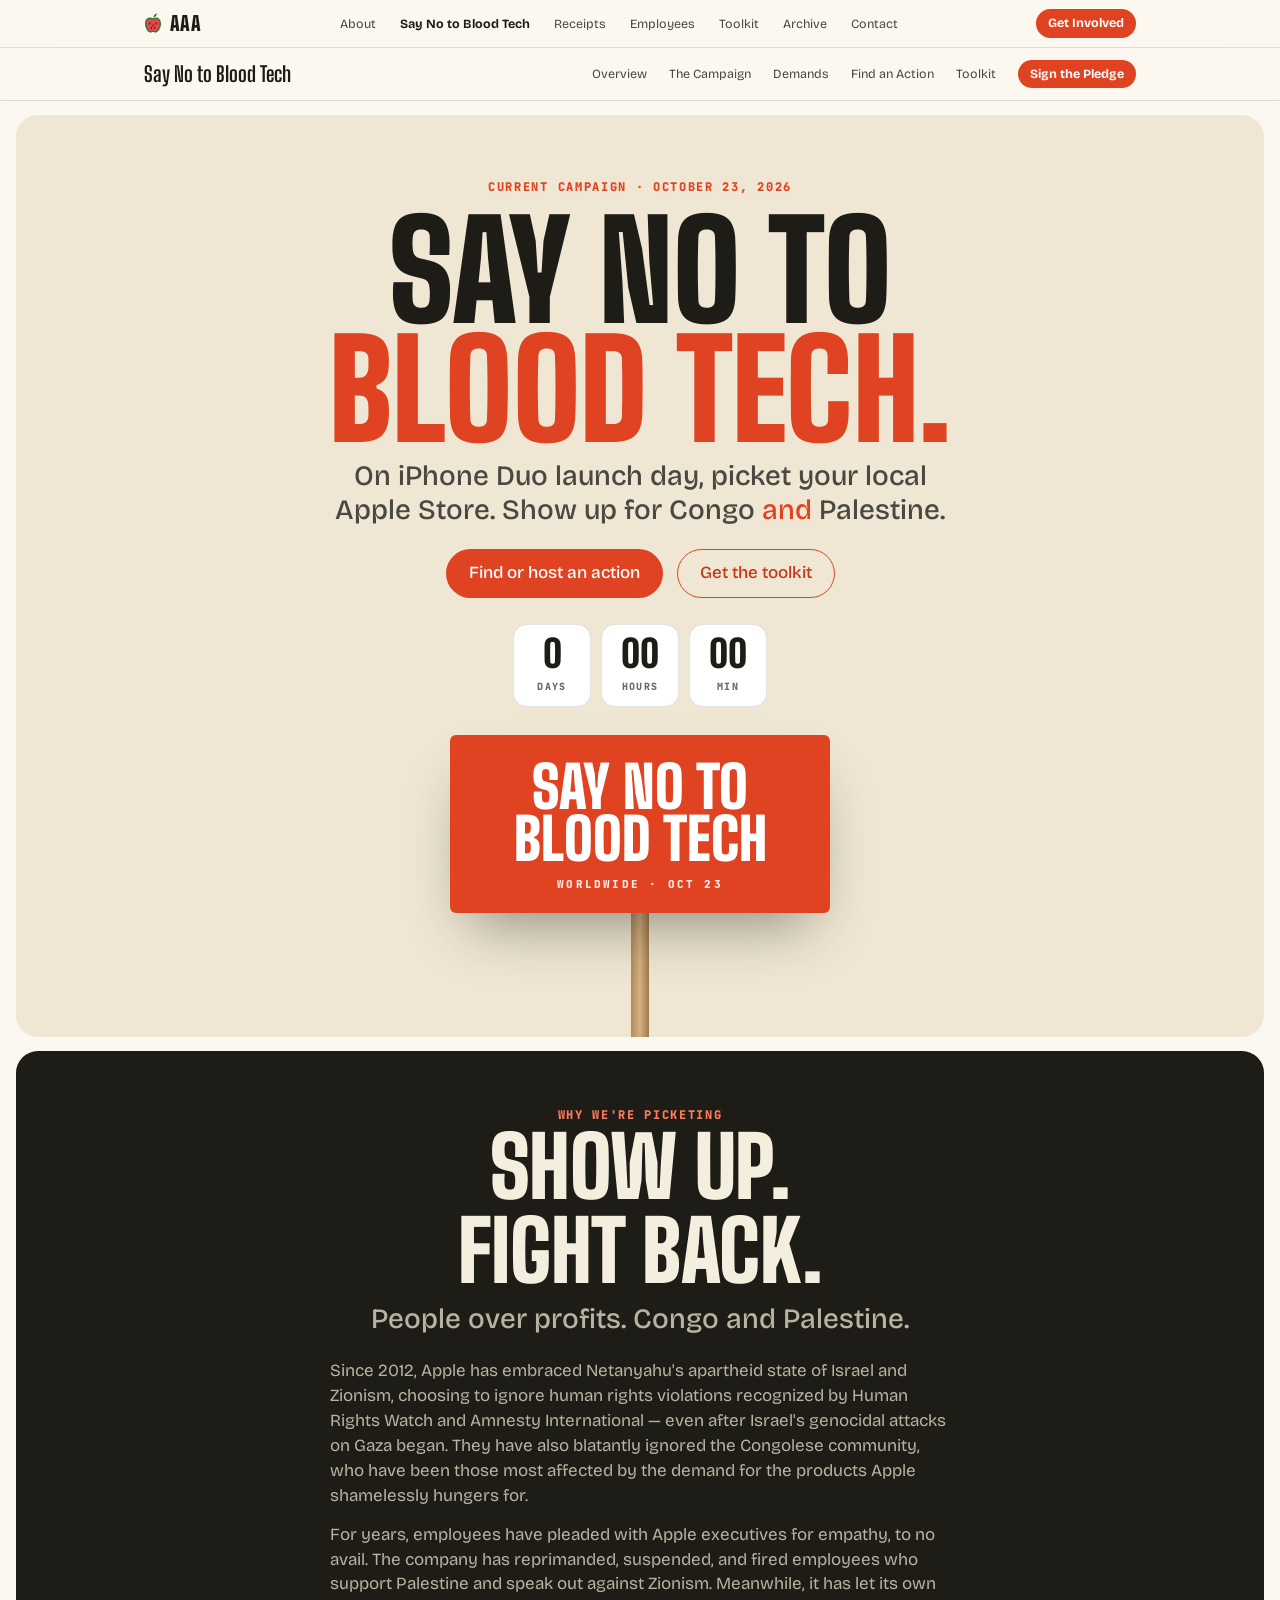
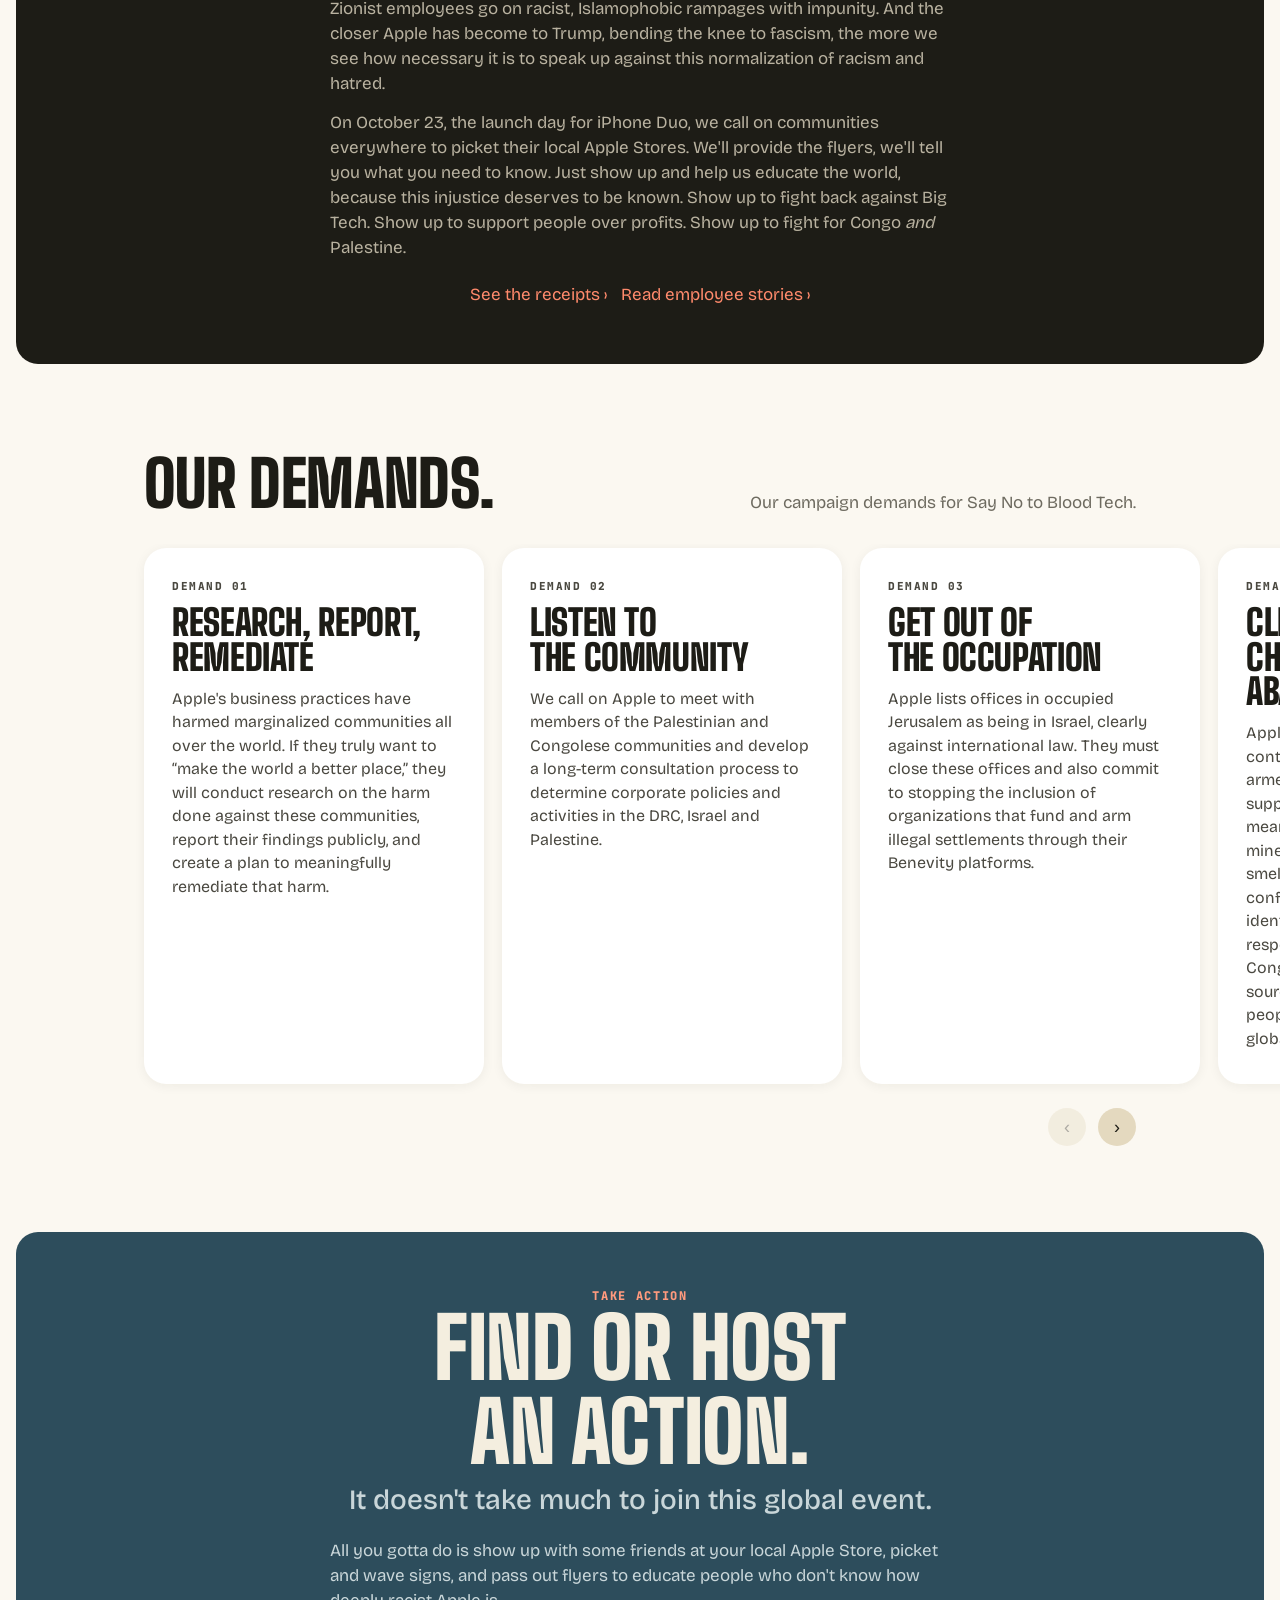
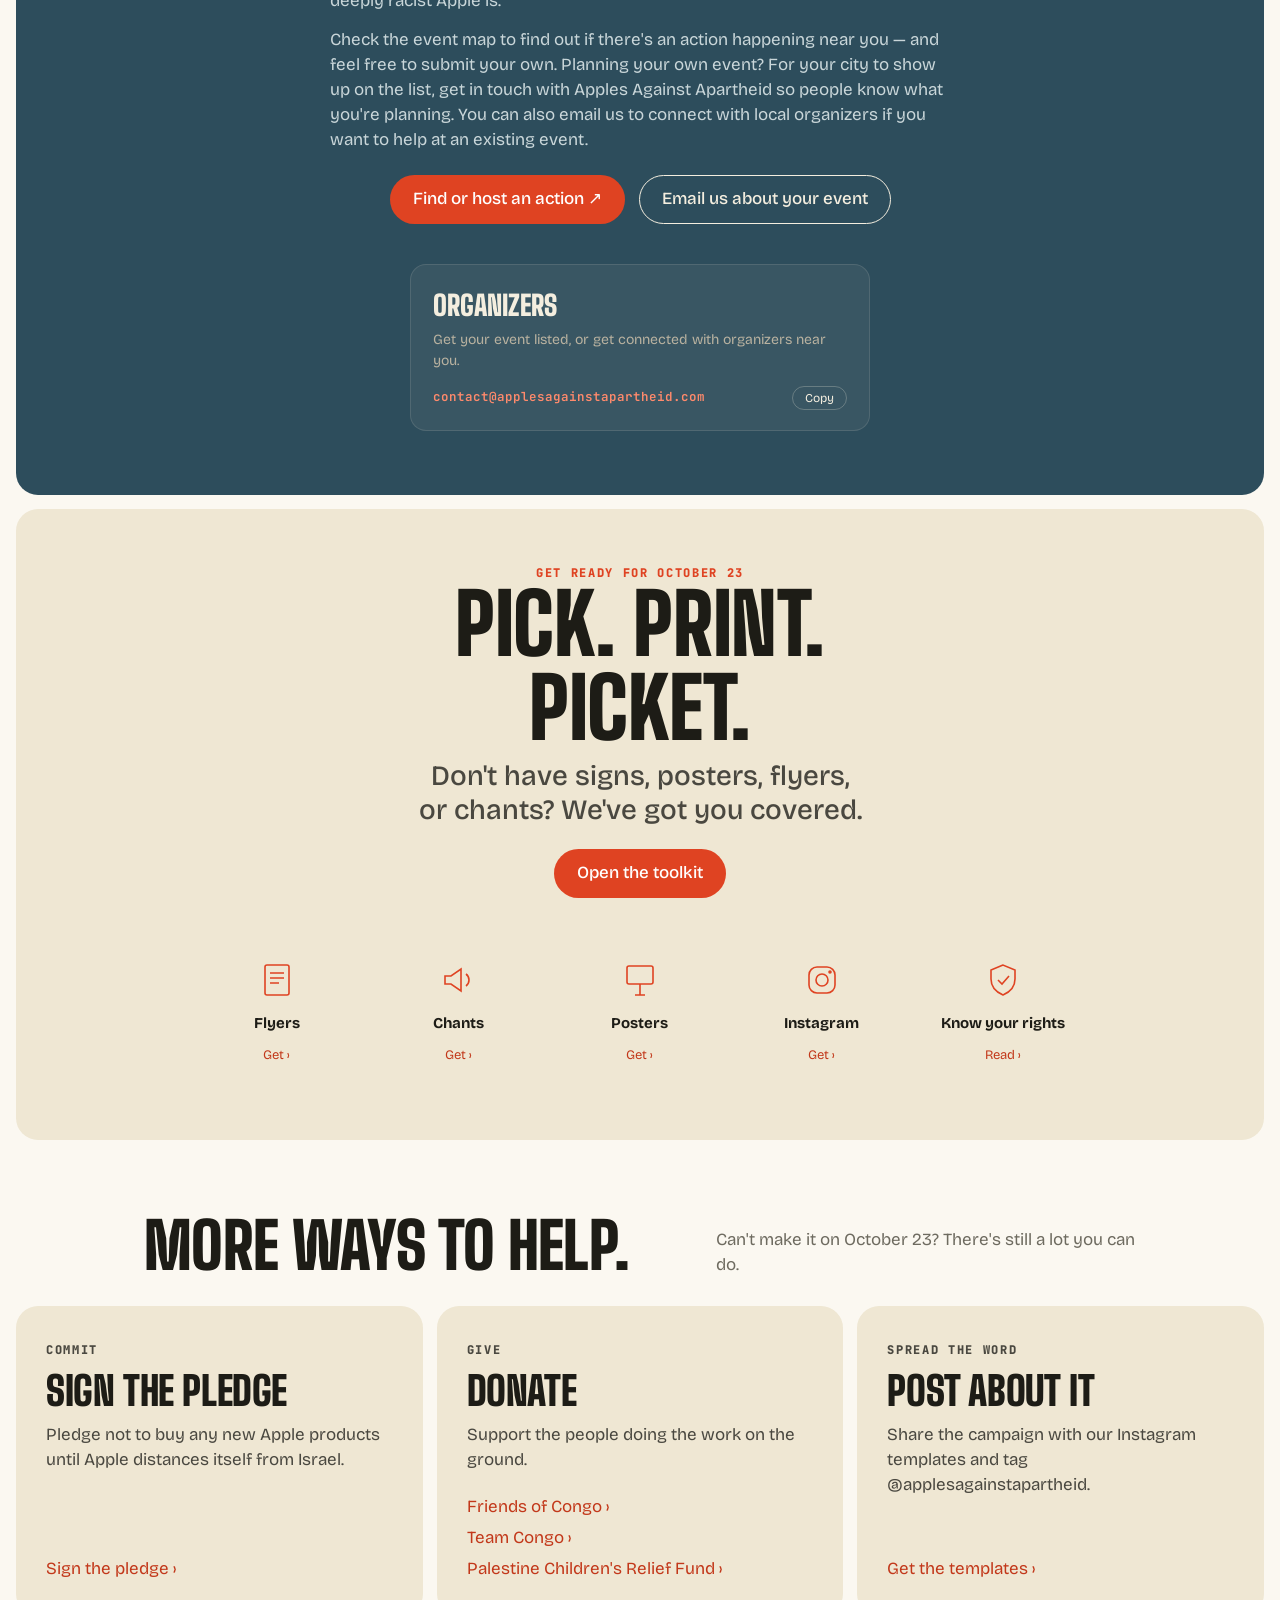
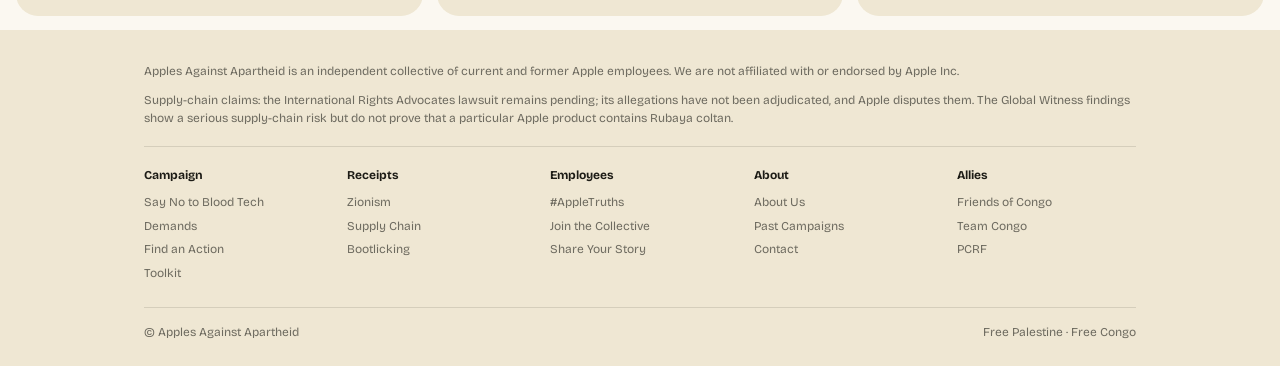
<file: say-no-to-blood-tech.html>
<!doctype html>
<html lang="en">
<head>
<meta charset="utf-8">
<meta name="viewport" content="width=device-width, initial-scale=1, viewport-fit=cover">
<title>Say No to Blood Tech — Apples Against Apartheid</title>
<meta name="description" content="On October 23, iPhone Duo launch day, picket your local Apple Store for Congo and Palestine.">
<meta property="og:title" content="Say No to Blood Tech — Apples Against Apartheid">
<meta property="og:description" content="On October 23, iPhone Duo launch day, picket your local Apple Store for Congo and Palestine.">
<link rel="icon" href="assets/images/favicon.svg" type="image/svg+xml">
<link rel="preconnect" href="https://fonts.googleapis.com">
<link rel="preconnect" href="https://fonts.gstatic.com" crossorigin>
<link rel="stylesheet" href="https://fonts.googleapis.com/css2?family=Big+Shoulders+Display:wght@700;900&family=Bricolage+Grotesque:opsz,wght@12..96,400;12..96,500;12..96,700&family=JetBrains+Mono:wght@600;800&display=swap">
<link rel="stylesheet" href="assets/css/site.css">
</head>
<body>
<a class="skip" href="#main">Skip to content</a>

<nav class="gnav" aria-label="Global">
  <div class="gnav-in">
    <a class="mark" href="index.html" aria-label="Apples Against Apartheid home"><img src="assets/images/favicon.svg" alt="">AAA</a>
    <ul>
      <li><a href="about.html">About</a></li>
      <li><a href="say-no-to-blood-tech.html" aria-current="page">Say No to Blood Tech</a></li>
      <li><a href="receipts.html">Receipts</a></li>
      <li><a href="employees.html">Employees</a></li>
      <li><a href="toolkit.html">Toolkit</a></li>
      <li><a href="index.html#past-campaigns">Archive</a></li>
      <li><a href="index.html#contact">Contact</a></li>
    </ul>
    <a class="nav-cta" href="say-no-to-blood-tech.html">Get Involved</a>
    <button class="menu-btn" id="menuBtn" aria-expanded="false" aria-controls="drawer" aria-label="Open menu">
      <svg viewBox="0 0 18 18" aria-hidden="true"><path d="M1 6h16M1 12h16" stroke="currentColor" stroke-width="1.6" stroke-linecap="round"/></svg>
    </button>
  </div>
  <div class="drawer" id="drawer" hidden>
    <a href="about.html">About</a>
    <a href="say-no-to-blood-tech.html">Say No to Blood Tech</a>
    <a href="receipts.html">Receipts</a>
    <a href="employees.html">Employees</a>
    <a href="toolkit.html">Toolkit</a>
    <a href="index.html#past-campaigns">Archive</a>
    <a href="index.html#contact">Contact</a>
    <a class="hot" href="say-no-to-blood-tech.html">Get Involved</a>
  </div>
</nav>

<div class="lnav">
  <div class="lnav-in">
    <span class="lnav-title">Say No to Blood Tech</span>
    <div class="lnav-links"><a href="#overview">Overview</a><a href="#the-campaign">The Campaign</a><a href="#demands">Demands</a><a href="#find-an-action">Find an Action</a><a href="#toolkit">Toolkit</a><a class="buy" href="https://actionnetwork.org/petitions/say-no-to-blood-tech/">Sign the Pledge</a></div>
  </div>
</div>

<main id="main">

<div class="stack">

  <!-- HERO -->
  <section class="tile hero" id="overview">
    <div class="copy">
      <p class="eyebrow">Current Campaign · October 23, 2026</p>
      <h1>Say No to <em>Blood&nbsp;Tech.</em></h1>
      <p class="sub">On iPhone Duo launch day, picket your local Apple Store. Show up for Congo <em style="font-style:normal;color:var(--red)">and</em> Palestine.</p>
      <div class="ctas">
        <a class="btn fill" href="#find-an-action">Find or host an action</a>
        <a class="btn line" href="toolkit.html">Get the toolkit</a>
      </div>
      <div class="count" aria-label="Time until October 23">
        <div><b id="cd-d">26</b><span>Days</span></div>
        <div><b id="cd-h">00</b><span>Hours</span></div>
        <div><b id="cd-m">00</b><span>Min</span></div>
      </div>
    </div>
    <div class="stage" aria-hidden="true">
      <div class="sign">
        <div class="board">Say no to blood tech<small>Worldwide · Oct 23</small></div>
        <div class="stick"></div>
      </div>
    </div>
  </section>

  <!-- THE CAMPAIGN -->
  <section class="tile on-dark pad" id="the-campaign">
    <div class="copy">
      <p class="eyebrow">Why we're picketing</p>
      <h2>Show up.<br>Fight back.</h2>
      <p class="sub">People over profits. Congo and Palestine.</p>
      <div class="body">
        <p>Since 2012, Apple has embraced Netanyahu's apartheid state of Israel and Zionism, choosing to ignore human rights violations recognized by Human Rights Watch and Amnesty International — even after Israel's genocidal attacks on Gaza began. They have also blatantly ignored the Congolese community, who have been those most affected by the demand for the products Apple shamelessly hungers for.</p>
        <p>For years, employees have pleaded with Apple executives for empathy, to no avail. The company has reprimanded, suspended, and fired employees who support Palestine and speak out against Zionism. Meanwhile, it has let its own Zionist employees go on racist, Islamophobic rampages with impunity. And the closer Apple has become to Trump, bending the knee to fascism, the more we see how necessary it is to speak up against this normalization of racism and hatred.</p>
        <p>On October 23, the launch day for iPhone Duo, we call on communities everywhere to picket their local Apple Stores. We'll provide the flyers, we'll tell you what you need to know. Just show up and help us educate the world, because this injustice deserves to be known. Show up to fight back against Big Tech. Show up to support people over profits. Show up to fight for Congo <em>and</em> Palestine.</p>
      </div>
      <div class="ctas">
        <a class="link" href="receipts.html">See the receipts ›</a>
        <a class="link" href="employees.html">Read employee stories ›</a>
      </div>
    </div>
  </section>
</div>

<!-- DEMANDS -->
<section id="demands">
  <div class="shead">
    <h2>Our Demands.</h2>
    <p>Our campaign demands for Say No to Blood Tech.</p>
  </div>
  <div class="rail" id="rail-d">
    <article class="dcard"><p class="eyebrow">Demand 01</p><h3>Research, Report, Remediate</h3><p>Apple's business practices have harmed marginalized communities all over the world. If they truly want to “make the world a better place,” they will conduct research on the harm done against these communities, report their findings publicly, and create a plan to meaningfully remediate that harm.</p></article>
    <article class="dcard"><p class="eyebrow">Demand 02</p><h3>Listen to the Community</h3><p>We call on Apple to meet with members of the Palestinian and Congolese communities and develop a long-term consultation process to determine corporate policies and activities in the DRC, Israel and Palestine.</p></article>
    <article class="dcard"><p class="eyebrow">Demand 03</p><h3>Get Out of the Occupation</h3><p>Apple lists offices in occupied Jerusalem as being in Israel, clearly against international law. They must close these offices and also commit to stopping the inclusion of organizations that fund and arm illegal settlements through their Benevity platforms.</p></article>
    <article class="dcard"><p class="eyebrow">Demand 04</p><h3>Clean the Supply Chain, Don't Abandon Congo</h3><p>Apple must prevent minerals controlled, taxed, or trafficked by armed groups from entering its supply chain. It should publish meaningful information about mineral origins, processors, and smelters; strengthen due diligence in conflict-affected regions; remediate identified harms; and support responsible sourcing from legitimate Congolese producers. Responsible sourcing should benefit Congo's people, not exclude Congo from global markets.</p></article>
  </div>
  <div class="paddles" data-rail="rail-d"><button aria-label="Previous demand">‹</button><button aria-label="Next demand">›</button></div>
</section>

<div class="stack" style="margin-top:72px">
  <!-- FIND AN ACTION -->
  <section class="tile on-slate pad" id="find-an-action">
    <div class="copy">
      <p class="eyebrow">Take Action</p>
      <h2>Find or host an action.</h2>
      <p class="sub">It doesn't take much to join this global event.</p>
      <div class="body">
        <p>All you gotta do is show up with some friends at your local Apple Store, picket and wave signs, and pass out flyers to educate people who don't know how deeply racist Apple is.</p>
        <p>Check the event map to find out if there's an action happening near you — and feel free to submit your own. Planning your own event? For your city to show up on the list, get in touch with Apples Against Apartheid so people know what you're planning. You can also email us to connect with local organizers if you want to help at an existing event.</p>
      </div>
      <div class="ctas">
        <a class="btn fill" href="https://www.findaprotest.info/campaigns/say-no-to-blood-tech/submit-event">Find or host an action ↗</a>
        <a class="btn line" href="#email-us">Email us about your event</a>
      </div>
    </div>
    <div class="mail" id="email-us" style="grid-template-columns:1fr;max-width:460px;padding-bottom:8px">
      <div><b>Organizers</b><p>Get your event listed, or get connected with organizers near you.</p><div class="addr"><a href="mailto:contact@applesagainstapartheid.com">contact@applesagainstapartheid.com</a><button class="copy-btn" data-copy="contact@applesagainstapartheid.com">Copy</button></div></div>
    </div>
  </section>

  <!-- TOOLKIT -->
  <section class="tile kit" id="toolkit">
    <div class="copy">
      <p class="eyebrow">Get ready for October 23</p>
      <h2>Pick. Print.<br>Picket.</h2>
      <p class="sub">Don't have signs, posters, flyers, or chants? We've got you covered.</p>
      <div class="ctas"><a class="btn fill" href="toolkit.html">Open the toolkit</a></div>
    </div>
    <div class="kit-row">
      <a href="toolkit.html#flyers"><svg viewBox="0 0 40 40" fill="none" stroke="currentColor" stroke-width="1.6" aria-hidden="true"><rect x="8" y="5" width="24" height="30" rx="2"/><path d="M13 13h14M13 18h14M13 23h9"/></svg><b>Flyers</b><span>Get ›</span></a>
      <a href="toolkit.html#chants"><svg viewBox="0 0 40 40" fill="none" stroke="currentColor" stroke-width="1.6" aria-hidden="true"><path d="M7 16v8h6l10 7V9L13 16H7Z"/><path d="M28 14c2 1.5 3 3.6 3 6s-1 4.5-3 6"/></svg><b>Chants</b><span>Get ›</span></a>
      <a href="toolkit.html#posters"><svg viewBox="0 0 40 40" fill="none" stroke="currentColor" stroke-width="1.6" aria-hidden="true"><rect x="7" y="6" width="26" height="18" rx="2"/><path d="M20 24v11M15 35h10"/></svg><b>Posters</b><span>Get ›</span></a>
      <a href="toolkit.html#instagram"><svg viewBox="0 0 40 40" fill="none" stroke="currentColor" stroke-width="1.6" aria-hidden="true"><rect x="7" y="7" width="26" height="26" rx="8"/><circle cx="20" cy="20" r="6"/><circle cx="28" cy="12" r="1" fill="currentColor"/></svg><b>Instagram</b><span>Get ›</span></a>
      <a href="toolkit.html#know-your-rights"><svg viewBox="0 0 40 40" fill="none" stroke="currentColor" stroke-width="1.6" aria-hidden="true"><path d="M20 5 8 10v9c0 8 5 13 12 16 7-3 12-8 12-16v-9L20 5Z"/><path d="m15 20 4 4 7-8"/></svg><b>Know your rights</b><span>Read ›</span></a>
    </div>
  </section>

  <!-- MORE WAYS -->
  <div id="more-ways">
    <div class="shead" style="padding-top:60px"><h2>More ways to help.</h2><p>Can't make it on October 23? There's still a lot you can do.</p></div>
    <div class="play">
      <article class="tile"><p class="eyebrow">Commit</p><h3>Sign the Pledge</h3><p>Pledge not to buy any new Apple products until Apple distances itself from Israel.</p><div class="links"><a class="link" href="https://actionnetwork.org/petitions/say-no-to-blood-tech/">Sign the pledge ›</a></div></article>
      <article class="tile"><p class="eyebrow">Give</p><h3>Donate</h3><p>Support the people doing the work on the ground.</p><div class="links"><a class="link" href="https://friendsofthecongo.org/">Friends of Congo ›</a><a class="link" href="https://www.teamcongordc.com/">Team Congo ›</a><a class="link" href="https://www.pcrf.net/">Palestine Children's Relief Fund ›</a></div></article>
      <article class="tile"><p class="eyebrow">Spread the word</p><h3>Post About It</h3><p>Share the campaign with our Instagram templates and tag @applesagainstapartheid.</p><div class="links"><a class="link" href="toolkit.html#instagram">Get the templates ›</a></div></article>
    </div>
  </div>
</div>

</main>

<footer>
  <div class="foot">
    <div class="fine">
      <p>Apples Against Apartheid is an independent collective of current and former Apple employees. We are not affiliated with or endorsed by Apple Inc.</p>
      <p>Supply-chain claims: the International Rights Advocates lawsuit remains pending; its allegations have not been adjudicated, and Apple disputes them. The Global Witness findings show a serious supply-chain risk but do not prove that a particular Apple product contains Rubaya coltan.</p>
    </div>
    <div class="dir">
      <div><h4>Campaign</h4><a href="say-no-to-blood-tech.html">Say No to Blood Tech</a><a href="say-no-to-blood-tech.html#demands">Demands</a><a href="say-no-to-blood-tech.html#find-an-action">Find an Action</a><a href="toolkit.html">Toolkit</a></div>
      <div><h4>Receipts</h4><a href="receipts.html#zionism">Zionism</a><a href="receipts.html#supply-chain">Supply Chain</a><a href="receipts.html#bootlicking">Bootlicking</a></div>
      <div><h4>Employees</h4><a href="employees.html">#AppleTruths</a><a href="employees.html#join">Join the Collective</a><a href="https://cryptpad.fr/form/#/2/form/view/alCqQlYvJW280ihcsGPOE0Eogj68Tz0vJ1k8+vgziQk/">Share Your Story</a></div>
      <div><h4>About</h4><a href="about.html">About Us</a><a href="index.html#past-campaigns">Past Campaigns</a><a href="index.html#contact">Contact</a></div>
      <div><h4>Allies</h4><a href="https://friendsofthecongo.org/">Friends of Congo</a><a href="https://www.teamcongordc.com/">Team Congo</a><a href="https://www.pcrf.net/">PCRF</a></div>
    </div>
    <div class="legal"><span>© Apples Against Apartheid</span><span>Free Palestine · Free Congo</span></div>
  </div>
</footer>

<script src="assets/js/site.js"></script>
</body>
</html>
</file>
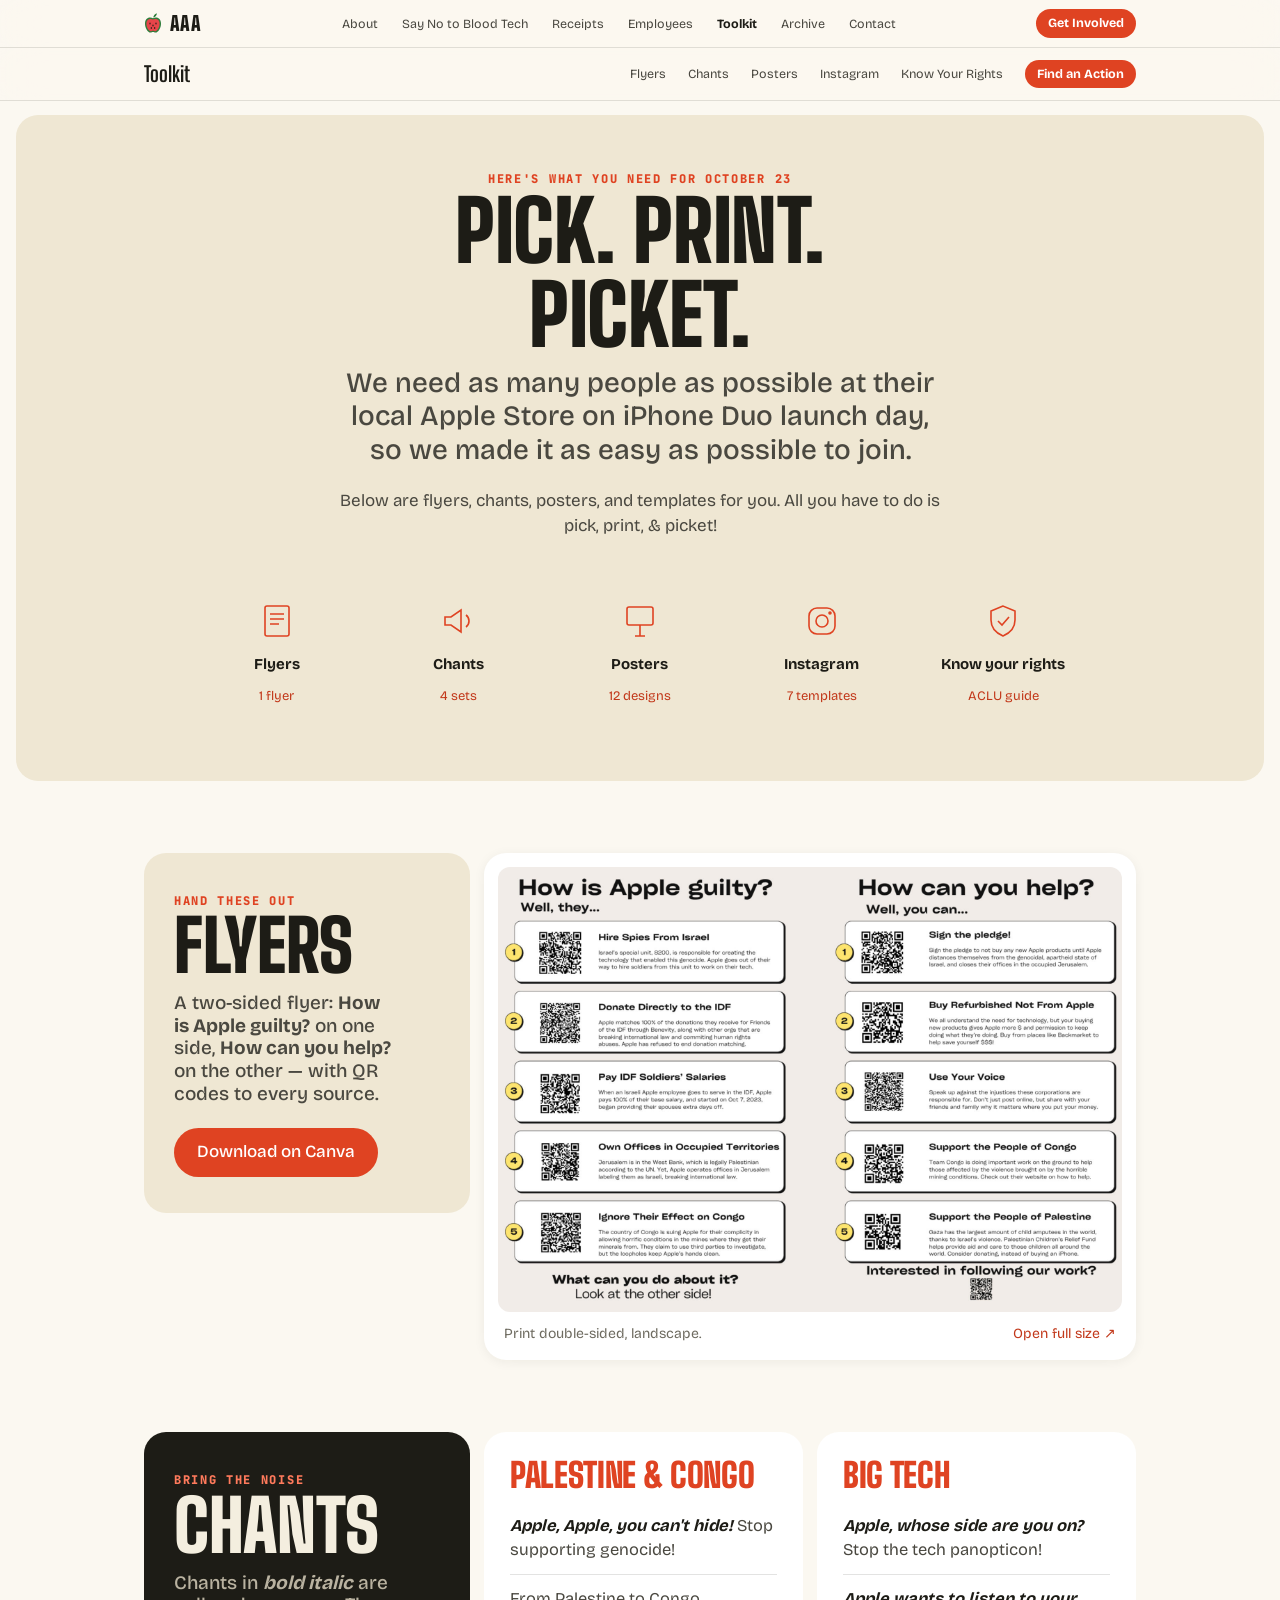
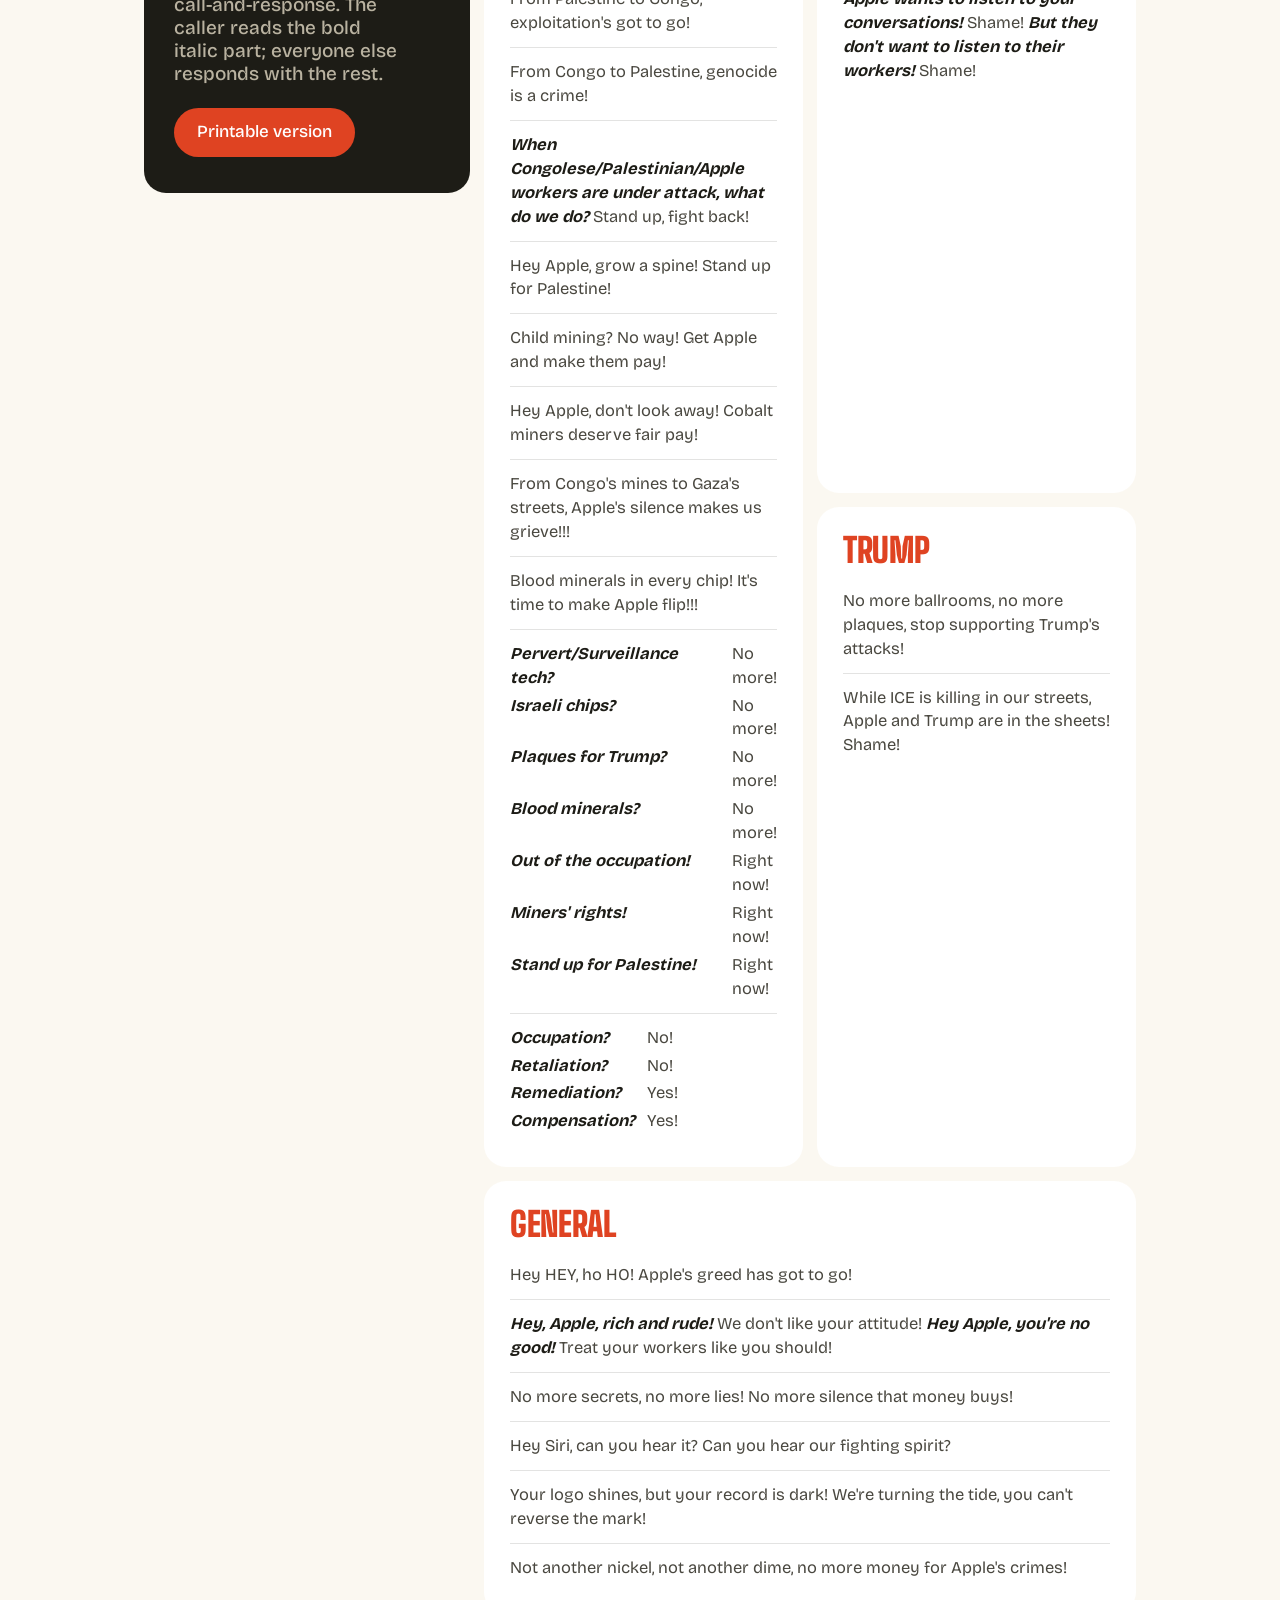
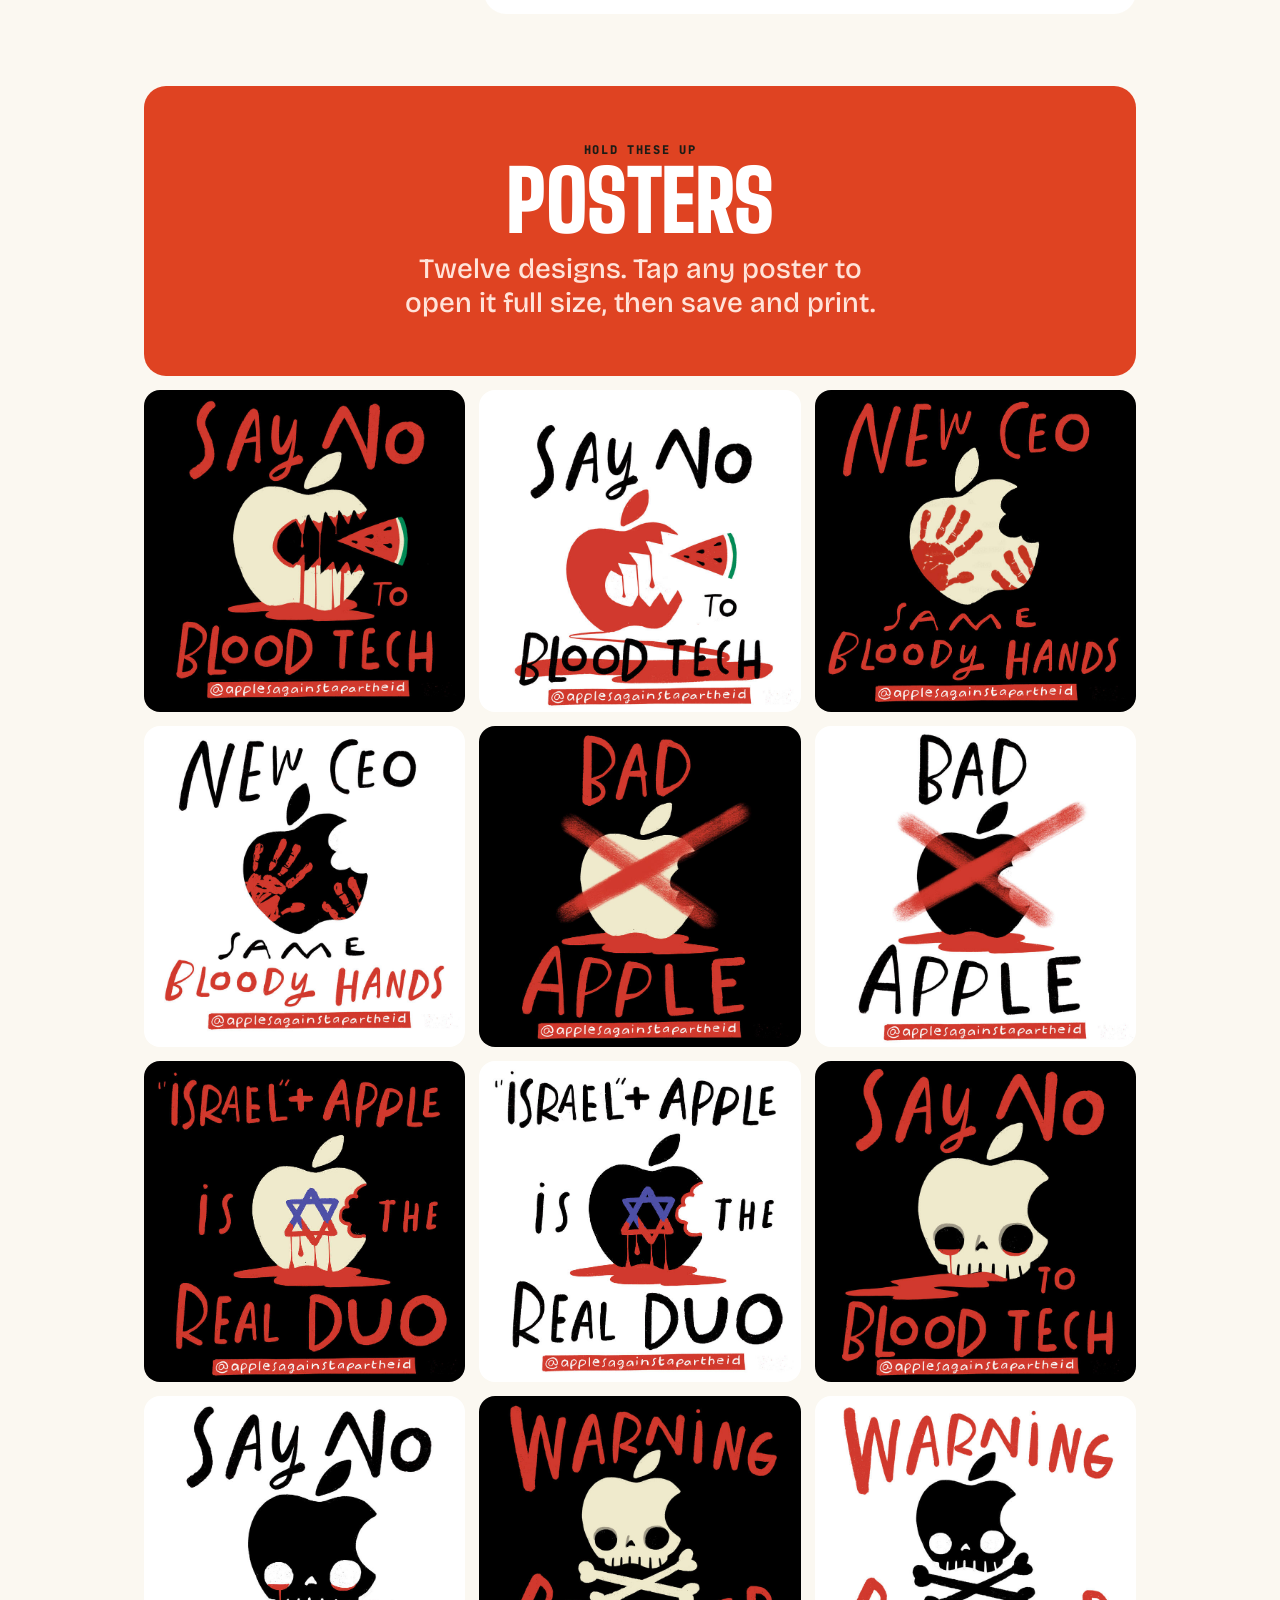
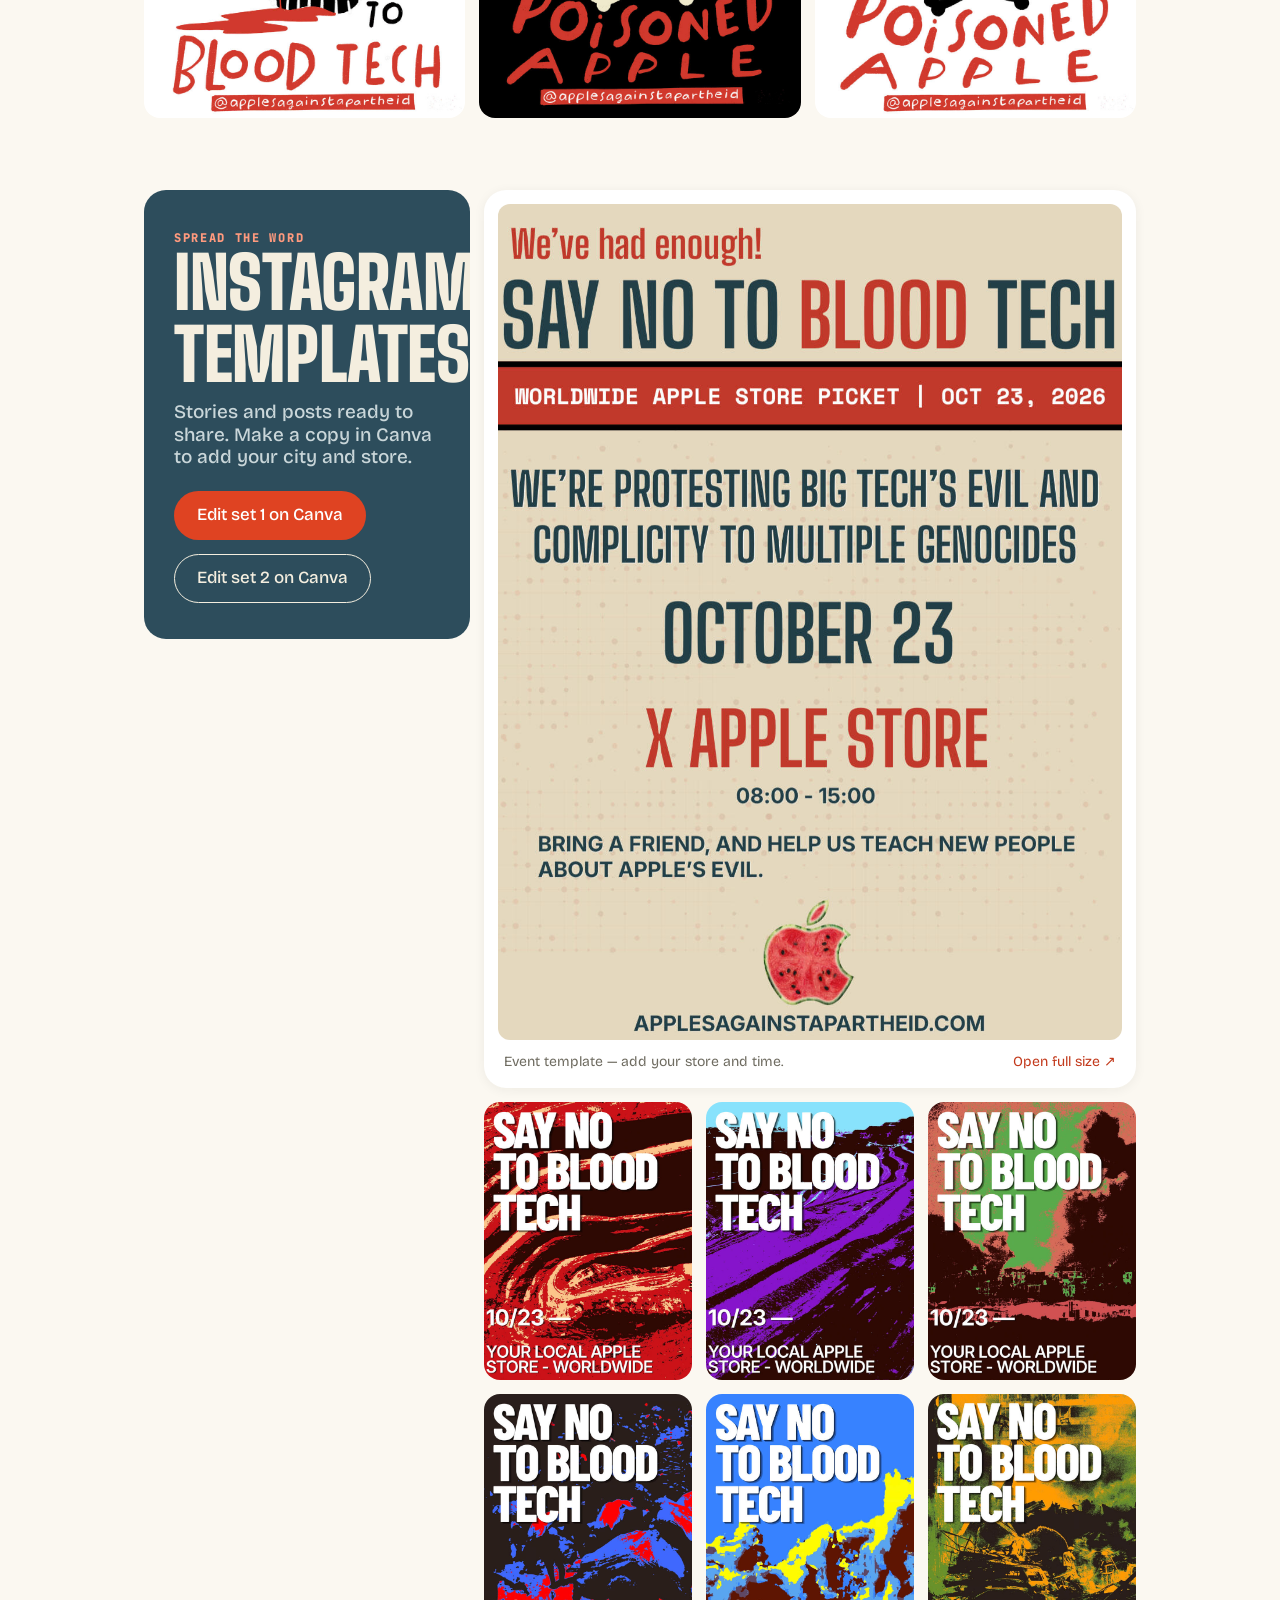
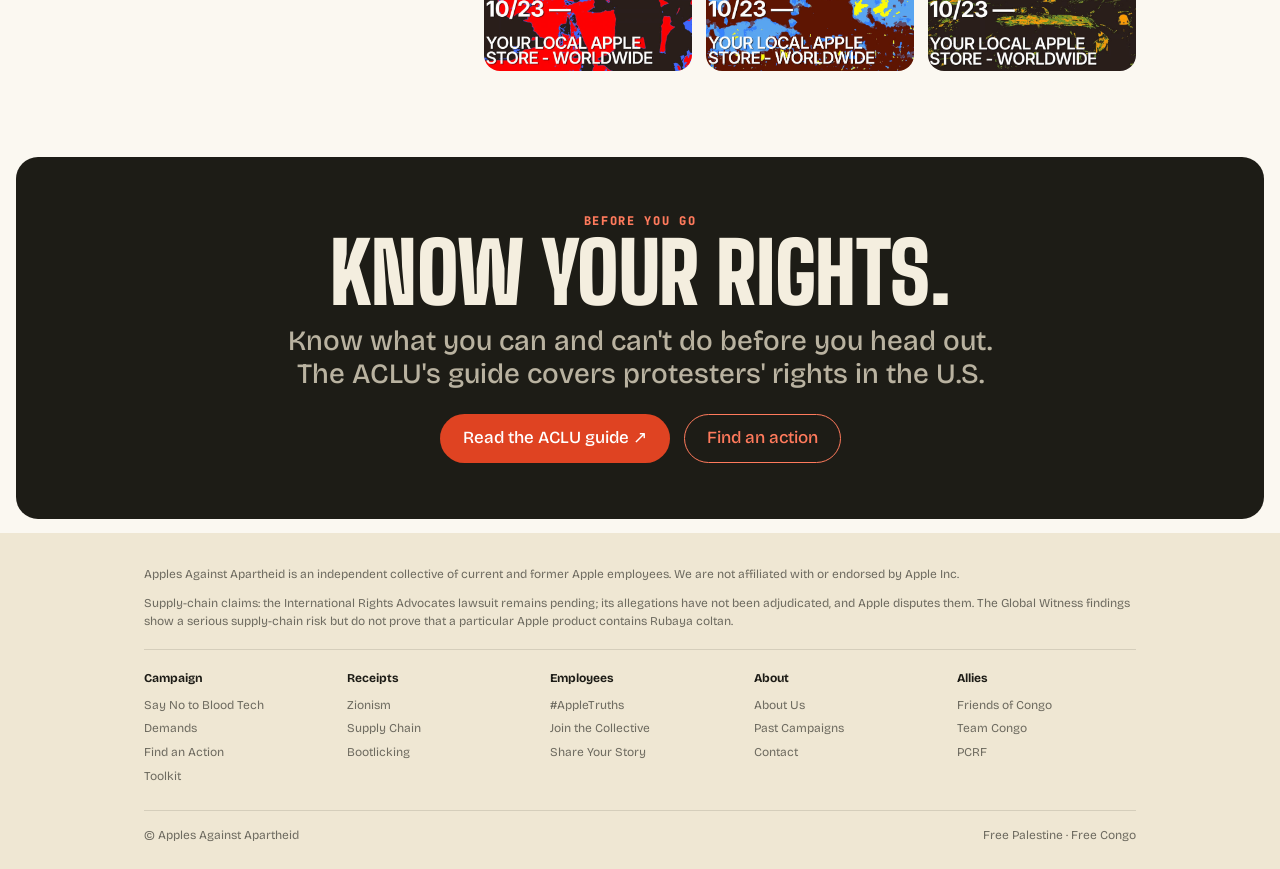
<file: toolkit.html>
<!doctype html>
<html lang="en">
<head>
<meta charset="utf-8">
<meta name="viewport" content="width=device-width, initial-scale=1, viewport-fit=cover">
<title>Toolkit — Apples Against Apartheid</title>
<meta name="description" content="Flyers, chants, posters, and Instagram templates for the October 23 Apple Store pickets.">
<meta property="og:title" content="Toolkit — Apples Against Apartheid">
<meta property="og:description" content="Flyers, chants, posters, and Instagram templates for the October 23 Apple Store pickets.">
<link rel="icon" href="assets/images/favicon.svg" type="image/svg+xml">
<link rel="preconnect" href="https://fonts.googleapis.com">
<link rel="preconnect" href="https://fonts.gstatic.com" crossorigin>
<link rel="stylesheet" href="https://fonts.googleapis.com/css2?family=Big+Shoulders+Display:wght@700;900&family=Bricolage+Grotesque:opsz,wght@12..96,400;12..96,500;12..96,700&family=JetBrains+Mono:wght@600;800&display=swap">
<link rel="stylesheet" href="assets/css/site.css">
</head>
<body>
<a class="skip" href="#main">Skip to content</a>

<nav class="gnav" aria-label="Global">
  <div class="gnav-in">
    <a class="mark" href="index.html" aria-label="Apples Against Apartheid home"><img src="assets/images/favicon.svg" alt="">AAA</a>
    <ul>
      <li><a href="about.html">About</a></li>
      <li><a href="say-no-to-blood-tech.html">Say No to Blood Tech</a></li>
      <li><a href="receipts.html">Receipts</a></li>
      <li><a href="employees.html">Employees</a></li>
      <li><a href="toolkit.html" aria-current="page">Toolkit</a></li>
      <li><a href="index.html#past-campaigns">Archive</a></li>
      <li><a href="index.html#contact">Contact</a></li>
    </ul>
    <a class="nav-cta" href="say-no-to-blood-tech.html">Get Involved</a>
    <button class="menu-btn" id="menuBtn" aria-expanded="false" aria-controls="drawer" aria-label="Open menu">
      <svg viewBox="0 0 18 18" aria-hidden="true"><path d="M1 6h16M1 12h16" stroke="currentColor" stroke-width="1.6" stroke-linecap="round"/></svg>
    </button>
  </div>
  <div class="drawer" id="drawer" hidden>
    <a href="about.html">About</a>
    <a href="say-no-to-blood-tech.html">Say No to Blood Tech</a>
    <a href="receipts.html">Receipts</a>
    <a href="employees.html">Employees</a>
    <a href="toolkit.html">Toolkit</a>
    <a href="index.html#past-campaigns">Archive</a>
    <a href="index.html#contact">Contact</a>
    <a class="hot" href="say-no-to-blood-tech.html">Get Involved</a>
  </div>
</nav>

<div class="lnav">
  <div class="lnav-in">
    <span class="lnav-title">Toolkit</span>
    <div class="lnav-links"><a href="#flyers">Flyers</a><a href="#chants">Chants</a><a href="#posters">Posters</a><a href="#instagram">Instagram</a><a href="#know-your-rights">Know Your Rights</a><a class="buy" href="say-no-to-blood-tech.html#find-an-action">Find an Action</a></div>
  </div>
</div>

<main id="main">

<div class="stack">
  <section class="tile pad" id="top">
    <div class="copy">
      <p class="eyebrow">Here's what you need for October 23</p>
      <h1>Pick. Print.<br>Picket.</h1>
      <p class="sub">We need as many people as possible at their local Apple Store on iPhone Duo launch day, so we made it as easy as possible to join.</p>
      <div class="body" style="text-align:center">
        <p>Below are flyers, chants, posters, and templates for you. All you have to do is pick, print, &amp; picket!</p>
      </div>
    </div>
    <div class="kit-row">
      <a href="#flyers"><svg viewBox="0 0 40 40" fill="none" stroke="currentColor" stroke-width="1.6" aria-hidden="true"><rect x="8" y="5" width="24" height="30" rx="2"/><path d="M13 13h14M13 18h14M13 23h9"/></svg><b>Flyers</b><span>1 flyer</span></a>
      <a href="#chants"><svg viewBox="0 0 40 40" fill="none" stroke="currentColor" stroke-width="1.6" aria-hidden="true"><path d="M7 16v8h6l10 7V9L13 16H7Z"/><path d="M28 14c2 1.5 3 3.6 3 6s-1 4.5-3 6"/></svg><b>Chants</b><span>4 sets</span></a>
      <a href="#posters"><svg viewBox="0 0 40 40" fill="none" stroke="currentColor" stroke-width="1.6" aria-hidden="true"><rect x="7" y="6" width="26" height="18" rx="2"/><path d="M20 24v11M15 35h10"/></svg><b>Posters</b><span>12 designs</span></a>
      <a href="#instagram"><svg viewBox="0 0 40 40" fill="none" stroke="currentColor" stroke-width="1.6" aria-hidden="true"><rect x="7" y="7" width="26" height="26" rx="8"/><circle cx="20" cy="20" r="6"/><circle cx="28" cy="12" r="1" fill="currentColor"/></svg><b>Instagram</b><span>7 templates</span></a>
      <a href="#know-your-rights"><svg viewBox="0 0 40 40" fill="none" stroke="currentColor" stroke-width="1.6" aria-hidden="true"><path d="M20 5 8 10v9c0 8 5 13 12 16 7-3 12-8 12-16v-9L20 5Z"/><path d="m15 20 4 4 7-8"/></svg><b>Know your rights</b><span>ACLU guide</span></a>
    </div>
  </section>
</div>

<!-- FLYERS -->
<section class="wrap" id="flyers" style="padding-top:72px">
  <div class="tk">
    <div class="tile lead">
      <p class="eyebrow">Hand these out</p>
      <h2>Flyers</h2>
      <p class="sub">A two-sided flyer: <b>How is Apple guilty?</b> on one side, <b>How can you help?</b> on the other — with QR codes to every source.</p>
      <div class="ctas"><a class="btn fill" href="https://canva.link/hi99eex0cbcpvzq">Download on Canva</a></div>
    </div>
    <figure class="shot" style="margin:0">
      <a href="assets/images/image02.jpg"><img src="assets/images/image02.jpg" alt="Two-sided flyer. Left: How is Apple guilty? Hire spies from Israel, donate directly to the IDF, pay IDF soldiers' salaries, own offices in occupied territories, ignore their effect on Congo. Right: How can you help? Sign the pledge, buy refurbished, use your voice, support the people of Congo, support the people of Palestine." width="1794" height="1280" loading="lazy"></a>
      <figcaption><span>Print double-sided, landscape.</span><a class="link" style="font-size:14px" href="assets/images/image02.jpg">Open full size ↗</a></figcaption>
    </figure>
  </div>
</section>

<!-- CHANTS -->
<section class="wrap" id="chants" style="padding-top:72px">
  <div class="tk">
    <div class="tile on-dark lead">
      <p class="eyebrow">Bring the noise</p>
      <h2>Chants</h2>
      <p class="sub">Chants in <em style="font-weight:700">bold italic</em> are call-and-response. The caller reads the bold italic part; everyone else responds with the rest.</p>
      <div class="ctas"><a class="btn fill" href="https://cryptpad.fr/pad/#/2/pad/view/BLara9tioDq1FEy+E1sk-TCwH8Qwi1cI6DP96hn2zGA/">Printable version</a></div>
    </div>
    <div class="chant-groups">
      <div class="chant-group" style="grid-row:span 2">
        <h3>Palestine &amp; Congo</h3>
        <ul>
          <li><em>Apple, Apple, you can't hide!</em> Stop supporting genocide!</li>
          <li>From Palestine to Congo, exploitation's got to go!</li>
          <li>From Congo to Palestine, genocide is a crime!</li>
          <li><em>When Congolese/Palestinian/Apple workers are under attack, what do we do?</em> Stand up, fight back!</li>
          <li>Hey Apple, grow a spine! Stand up for Palestine!</li>
          <li>Child mining? No way! Get Apple and make them pay!</li>
          <li>Hey Apple, don't look away! Cobalt miners deserve fair pay!</li>
          <li>From Congo's mines to Gaza's streets, Apple's silence makes us grieve!!!</li>
          <li>Blood minerals in every chip! It's time to make Apple flip!!!</li>
          <li class="rapid"><em>Pervert/Surveillance tech?</em><span>No more!</span><em>Israeli chips?</em><span>No more!</span><em>Plaques for Trump?</em><span>No more!</span><em>Blood minerals?</em><span>No more!</span><em>Out of the occupation!</em><span>Right now!</span><em>Miners' rights!</em><span>Right now!</span><em>Stand up for Palestine!</em><span>Right now!</span></li>
          <li class="rapid"><em>Occupation?</em><span>No!</span><em>Retaliation?</em><span>No!</span><em>Remediation?</em><span>Yes!</span><em>Compensation?</em><span>Yes!</span></li>
        </ul>
      </div>
      <div class="chant-group">
        <h3>Big Tech</h3>
        <ul>
          <li><em>Apple, whose side are you on?</em> Stop the tech panopticon!</li>
          <li><em>Apple wants to listen to your conversations!</em> Shame! <em>But they don't want to listen to their workers!</em> Shame!</li>
        </ul>
      </div>
      <div class="chant-group">
        <h3>Trump</h3>
        <ul>
          <li>No more ballrooms, no more plaques, stop supporting Trump's attacks!</li>
          <li>While ICE is killing in our streets, Apple and Trump are in the sheets! Shame!</li>
        </ul>
      </div>
      <div class="chant-group" style="grid-column:1/-1">
        <h3>General</h3>
        <ul>
          <li>Hey HEY, ho HO! Apple's greed has got to go!</li>
          <li><em>Hey, Apple, rich and rude!</em> We don't like your attitude! <em>Hey Apple, you're no good!</em> Treat your workers like you should!</li>
          <li>No more secrets, no more lies! No more silence that money buys!</li>
          <li>Hey Siri, can you hear it? Can you hear our fighting spirit?</li>
          <li>Your logo shines, but your record is dark! We're turning the tide, you can't reverse the mark!</li>
          <li>Not another nickel, not another dime, no more money for Apple's crimes!</li>
        </ul>
      </div>
    </div>
  </div>
</section>

<!-- POSTERS -->
<section id="posters" style="padding-top:72px">
  <div class="wrap">
    <div class="tile on-red pad" style="margin-bottom:14px">
      <div class="copy">
        <p class="eyebrow">Hold these up</p>
        <h2>Posters</h2>
        <p class="sub">Twelve designs. Tap any poster to open it full size, then save and print.</p>
      </div>
    </div>
    <div class="posters">
      <a href="assets/images/gallery02/8ae26948.jpg"><img src="assets/images/gallery02/8ae26948.jpg" alt="Poster: Say No to Blood Tech, a bitten apple with a watermelon slice" loading="lazy"><span>Open ↗</span></a>
      <a href="assets/images/gallery02/f8f1fec6.jpg"><img src="assets/images/gallery02/f8f1fec6.jpg" alt="Poster 2" loading="lazy"><span>Open ↗</span></a>
      <a href="assets/images/gallery02/0a1b3f01.jpg"><img src="assets/images/gallery02/0a1b3f01.jpg" alt="Poster 3" loading="lazy"><span>Open ↗</span></a>
      <a href="assets/images/gallery02/8c925df5.jpg"><img src="assets/images/gallery02/8c925df5.jpg" alt="Poster 4" loading="lazy"><span>Open ↗</span></a>
      <a href="assets/images/gallery02/190d80e4.jpg"><img src="assets/images/gallery02/190d80e4.jpg" alt="Poster 5" loading="lazy"><span>Open ↗</span></a>
      <a href="assets/images/gallery02/da78dda5.jpg"><img src="assets/images/gallery02/da78dda5.jpg" alt="Poster 6" loading="lazy"><span>Open ↗</span></a>
      <a href="assets/images/gallery02/c5538e9a.jpg"><img src="assets/images/gallery02/c5538e9a.jpg" alt="Poster 7" loading="lazy"><span>Open ↗</span></a>
      <a href="assets/images/gallery02/f7548e67.jpg"><img src="assets/images/gallery02/f7548e67.jpg" alt="Poster 8" loading="lazy"><span>Open ↗</span></a>
      <a href="assets/images/gallery02/7ccb17fd.jpg"><img src="assets/images/gallery02/7ccb17fd.jpg" alt="Poster 9" loading="lazy"><span>Open ↗</span></a>
      <a href="assets/images/gallery02/7da87efd.jpg"><img src="assets/images/gallery02/7da87efd.jpg" alt="Poster 10" loading="lazy"><span>Open ↗</span></a>
      <a href="assets/images/gallery02/a84b1633.jpg"><img src="assets/images/gallery02/a84b1633.jpg" alt="Poster 11" loading="lazy"><span>Open ↗</span></a>
      <a href="assets/images/gallery02/68a5eedc.jpg"><img src="assets/images/gallery02/68a5eedc.jpg" alt="Poster 12" loading="lazy"><span>Open ↗</span></a>
    </div>
  </div>
</section>

<!-- INSTAGRAM -->
<section class="wrap" id="instagram" style="padding-top:72px">
  <div class="tk">
    <div class="tile on-slate lead">
      <p class="eyebrow">Spread the word</p>
      <h2>Instagram Templates</h2>
      <p class="sub">Stories and posts ready to share. Make a copy in Canva to add your city and store.</p>
      <div class="ctas" style="flex-direction:column;align-items:flex-start">
        <a class="btn fill" href="https://canva.link/sncfgvydd9knzwj">Edit set 1 on Canva</a>
        <a class="btn line" href="https://canva.link/20kokbakt8ja9vd">Edit set 2 on Canva</a>
      </div>
    </div>
    <div>
      <figure class="shot" style="margin:0 0 14px">
        <a href="assets/images/image03.jpg"><img src="assets/images/image03.jpg" alt="Event template: Say No to Blood Tech — worldwide Apple Store picket, October 23, 2026, with space for your store and time" width="1074" height="1439" loading="lazy"></a>
        <figcaption><span>Event template — add your store and time.</span><a class="link" style="font-size:14px" href="assets/images/image03.jpg">Open full size ↗</a></figcaption>
      </figure>
      <div class="posters tall">
        <a href="assets/images/gallery03/f59dbf79.jpg"><img src="assets/images/gallery03/f59dbf79.jpg" alt="Story: Say No to Blood Tech, 10/23, your local Apple Store — worldwide" loading="lazy"><span>Open ↗</span></a>
        <a href="assets/images/gallery03/a5c6bc68.jpg"><img src="assets/images/gallery03/a5c6bc68.jpg" alt="Instagram template 2" loading="lazy"><span>Open ↗</span></a>
        <a href="assets/images/gallery03/837fb353.jpg"><img src="assets/images/gallery03/837fb353.jpg" alt="Instagram template 3" loading="lazy"><span>Open ↗</span></a>
        <a href="assets/images/gallery03/1610b32a.jpg"><img src="assets/images/gallery03/1610b32a.jpg" alt="Instagram template 4" loading="lazy"><span>Open ↗</span></a>
        <a href="assets/images/gallery03/47a140b1.jpg"><img src="assets/images/gallery03/47a140b1.jpg" alt="Instagram template 5" loading="lazy"><span>Open ↗</span></a>
        <a href="assets/images/gallery03/f3851c35.jpg"><img src="assets/images/gallery03/f3851c35.jpg" alt="Instagram template 6" loading="lazy"><span>Open ↗</span></a>
      </div>
    </div>
  </div>
</section>

<!-- KNOW YOUR RIGHTS -->
<div class="stack" style="margin-top:72px">
  <section class="tile on-dark pad" id="know-your-rights">
    <div class="copy">
      <p class="eyebrow">Before you go</p>
      <h2>Know your rights.</h2>
      <p class="sub">Know what you can and can't do before you head out. The ACLU's guide covers protesters' rights in the U.S.</p>
      <div class="ctas">
        <a class="btn fill" href="https://www.aclu.org/know-your-rights/protesters-rights">Read the ACLU guide ↗</a>
        <a class="btn line" href="say-no-to-blood-tech.html#find-an-action">Find an action</a>
      </div>
    </div>
  </section>
</div>

</main>

<footer>
  <div class="foot">
    <div class="fine">
      <p>Apples Against Apartheid is an independent collective of current and former Apple employees. We are not affiliated with or endorsed by Apple Inc.</p>
      <p>Supply-chain claims: the International Rights Advocates lawsuit remains pending; its allegations have not been adjudicated, and Apple disputes them. The Global Witness findings show a serious supply-chain risk but do not prove that a particular Apple product contains Rubaya coltan.</p>
    </div>
    <div class="dir">
      <div><h4>Campaign</h4><a href="say-no-to-blood-tech.html">Say No to Blood Tech</a><a href="say-no-to-blood-tech.html#demands">Demands</a><a href="say-no-to-blood-tech.html#find-an-action">Find an Action</a><a href="toolkit.html">Toolkit</a></div>
      <div><h4>Receipts</h4><a href="receipts.html#zionism">Zionism</a><a href="receipts.html#supply-chain">Supply Chain</a><a href="receipts.html#bootlicking">Bootlicking</a></div>
      <div><h4>Employees</h4><a href="employees.html">#AppleTruths</a><a href="employees.html#join">Join the Collective</a><a href="https://cryptpad.fr/form/#/2/form/view/alCqQlYvJW280ihcsGPOE0Eogj68Tz0vJ1k8+vgziQk/">Share Your Story</a></div>
      <div><h4>About</h4><a href="about.html">About Us</a><a href="index.html#past-campaigns">Past Campaigns</a><a href="index.html#contact">Contact</a></div>
      <div><h4>Allies</h4><a href="https://friendsofthecongo.org/">Friends of Congo</a><a href="https://www.teamcongordc.com/">Team Congo</a><a href="https://www.pcrf.net/">PCRF</a></div>
    </div>
    <div class="legal"><span>© Apples Against Apartheid</span><span>Free Palestine · Free Congo</span></div>
  </div>
</footer>

<script src="assets/js/site.js"></script>
</body>
</html>
</file>
<file: assets/css/site.css>
/* Apples Against Apartheid — shared styles */

:root{
  --ground:#FBF8F1;
  --tile:#EFE7D3;
  --tile-2:#E4D9BF;
  --ink:#1D1C16;
  --ink-2:#4A4840;
  --ink-3:#6E6B60;
  --slate:#2D4D5C;
  --red:#DF4322;
  --red-ink:#C2381A;
  --peach:#FBEFE4;
  --line:rgba(29,28,22,.12);
  --nav:rgba(251,248,241,.78);
  --dark-tile:#1D1C16;
  --on-dark:#F4EEDF;
  --on-dark-2:#B9B2A0;
  --card:#FFFFFF;
  --display:"Big Shoulders Display","Arial Narrow",Impact,sans-serif;
  --body:"Bricolage Grotesque",-apple-system,"Helvetica Neue",Arial,sans-serif;
  --mono:"JetBrains Mono",ui-monospace,Menlo,monospace;
  --r:22px;
  --gutter:16px;
  --max:1024px;
}
@media (prefers-color-scheme:dark){
  :root:not([data-theme="light"]){
    color-scheme:dark;
    --ground:#100F0C;--tile:#1C1B16;--tile-2:#26241D;--ink:#F4EEDF;--ink-2:#CFC8B6;--ink-3:#9A9484;
    --line:rgba(244,238,223,.12);--nav:rgba(16,15,12,.72);--dark-tile:#000000;
    --card:#22211B;--peach:#3A2016;--red-ink:#FF6A48;
  }
}
:root[data-theme="dark"]{
  color-scheme:dark;
  --ground:#100F0C;--tile:#1C1B16;--tile-2:#26241D;--ink:#F4EEDF;--ink-2:#CFC8B6;--ink-3:#9A9484;
  --line:rgba(244,238,223,.12);--nav:rgba(16,15,12,.72);--dark-tile:#000000;
  --card:#22211B;--peach:#3A2016;--red-ink:#FF6A48;
}

*{box-sizing:border-box}
html{scroll-behavior:smooth;scroll-padding-top:64px}
body{margin:0;background:var(--ground);color:var(--ink);font-family:var(--body);font-size:17px;line-height:1.47;-webkit-font-smoothing:antialiased;overflow-x:hidden}
img{max-width:100%;display:block}
a{color:inherit}
:focus-visible{outline:2px solid var(--red);outline-offset:3px;border-radius:6px}
h1,h2,h3,h4{margin:0;font-family:var(--display);font-weight:700;letter-spacing:-.01em;line-height:1;text-wrap:balance}
p{margin:0}
.eyebrow{font-family:var(--mono);font-weight:800;font-size:12px;letter-spacing:.14em;text-transform:uppercase;color:var(--red)}
.skip{position:absolute;left:-9999px}
.skip:focus{left:16px;top:8px;z-index:99;background:var(--card);padding:8px 14px;border-radius:8px}

/* ---------- global nav ---------- */
.gnav{position:relative;z-index:30;height:48px;background:var(--nav);backdrop-filter:saturate(180%) blur(20px);-webkit-backdrop-filter:saturate(180%) blur(20px);border-bottom:1px solid var(--line)}
.gnav-in{max-width:var(--max);margin:0 auto;height:100%;padding-inline:var(--gutter);display:flex;align-items:center;justify-content:space-between;gap:8px}
.mark{display:flex;align-items:center;gap:8px;text-decoration:none;font-family:var(--display);font-weight:900;font-size:20px;letter-spacing:.02em}
.mark img{width:18px;height:20px}
.gnav ul{list-style:none;margin:0;padding:0;display:flex;gap:24px}
.gnav ul a{font-size:12.5px;text-decoration:none;color:var(--ink-2);transition:color .2s}
.gnav ul a:hover,.gnav ul a[aria-current="page"]{color:var(--ink)}
.gnav ul a[aria-current="page"]{font-weight:700}
.gnav .nav-cta{font-size:12.5px;font-weight:700;text-decoration:none;color:#fff;background:var(--red);padding:5px 12px;border-radius:980px}
.gnav .nav-cta:hover{background:var(--red-ink)}
.menu-btn{display:none;background:none;border:0;padding:8px;margin-right:-8px;color:var(--ink);cursor:pointer}
.menu-btn svg{width:18px;height:18px;display:block}
.drawer{position:absolute;top:48px;left:0;right:0;background:var(--ground);border-bottom:1px solid var(--line);padding:12px var(--gutter) 28px;z-index:29}
.drawer a{display:block;font-family:var(--display);font-size:30px;padding:6px 0;text-decoration:none}
.drawer a.hot{color:var(--red-ink)}
@media (max-width:900px){.gnav ul,.gnav .nav-cta{display:none}.menu-btn{display:block}}

/* ---------- ribbon ---------- */
.ribbon{background:var(--tile);text-align:center;padding:14px var(--gutter);font-size:14px;color:var(--ink-2)}
.ribbon a{color:var(--red-ink);text-decoration:none;white-space:nowrap}
.ribbon a:hover{text-decoration:underline}

/* ---------- local sticky nav ---------- */
.lnav{position:sticky;top:env(safe-area-inset-top,0px);z-index:20;background:var(--nav);backdrop-filter:saturate(180%) blur(20px);-webkit-backdrop-filter:saturate(180%) blur(20px);border-bottom:1px solid var(--line)}
.lnav-in{max-width:var(--max);margin:0 auto;padding-inline:var(--gutter);height:52px;display:flex;align-items:center;justify-content:space-between;gap:16px}
.lnav-title{font-family:var(--display);font-size:21px;font-weight:700;white-space:nowrap}
.lnav-links{display:flex;align-items:center;gap:22px;overflow-x:auto;scrollbar-width:none}
.lnav-links::-webkit-scrollbar{display:none}
.lnav-links a{font-size:12.5px;color:var(--ink-2);text-decoration:none;white-space:nowrap}
.lnav-links a:hover{color:var(--ink)}
.lnav-links a.buy{background:var(--red);color:#fff;padding:5px 12px;border-radius:980px;font-weight:700}
.lnav-links a.buy:hover{background:var(--red-ink);color:#fff}
@media (max-width:640px){.lnav-title{display:none}.lnav-in{justify-content:flex-start}}

/* ---------- buttons & links ---------- */
.ctas{display:flex;flex-wrap:wrap;justify-content:center;gap:14px;margin-top:22px}
.btn{display:inline-flex;align-items:center;gap:6px;font-size:17px;font-weight:500;text-decoration:none;padding:11px 22px;border-radius:980px;border:1px solid transparent;cursor:pointer;font-family:var(--body);transition:background .2s,color .2s,border-color .2s}
.btn.fill{background:var(--red);color:#fff}
.btn.fill:hover{background:var(--red-ink)}
.btn.line{border-color:var(--red);color:var(--red-ink);background:transparent}
.btn.line:hover{background:var(--red);color:#fff}
.on-dark .btn.line{color:#FF7A5C;border-color:#FF7A5C}
.on-dark .btn.line:hover{background:#FF7A5C;color:#1D1C16}
.on-slate .btn.line{color:#F4EEDF;border-color:#F4EEDF}
.on-slate .btn.line:hover{background:#F4EEDF;color:#1D1C16}
.link{color:var(--red-ink);text-decoration:none;font-size:17px;background:none;border:0;padding:0;font-family:inherit;cursor:pointer}
.link:hover{text-decoration:underline}
.on-dark .link{color:#FF8A6C}
.on-slate .link{color:#FF9A7E}

/* ---------- tiles ---------- */
.stack{display:flex;flex-direction:column;gap:14px;padding:14px var(--gutter) 0}
.tile{position:relative;border-radius:var(--r);overflow:hidden;text-align:center;padding:56px 24px 0;background:var(--tile)}
.tile .copy{max-width:760px;margin:0 auto;position:relative;z-index:2}
.tile h1,.tile h2{font-size:clamp(46px,7.2vw,84px);font-weight:900;text-transform:uppercase;letter-spacing:-.005em}
.tile .sub{font-size:clamp(20px,2.4vw,28px);line-height:1.2;margin-top:10px;color:var(--ink-2);font-weight:500;text-wrap:balance}
.tile .body{max-width:620px;margin:22px auto 0;text-align:left;display:grid;gap:14px;color:var(--ink-2)}
.tile.pad{padding-bottom:56px}
.on-dark{background:var(--dark-tile);color:var(--on-dark)}
.on-dark .sub,.on-dark .body{color:var(--on-dark-2)}
.on-dark .body a{color:var(--on-dark)}
.on-dark .eyebrow{color:#FF7A5C}
.on-slate{background:var(--slate);color:#F4EEDF}
.on-slate .sub,.on-slate .body{color:#C9D6D9}
.on-slate .eyebrow{color:#FF9A7E}
.on-slate .body a{color:#fff}
.on-red{background:var(--red);color:#fff}
.on-red .sub{color:#FFE3D9}
.on-red .eyebrow{color:#1D1C16}

/* hero */
.hero{padding-top:64px;min-height:640px;display:flex;flex-direction:column}
.hero h1{font-size:clamp(64px,11vw,136px);font-weight:900;text-transform:uppercase;line-height:.88;margin-top:14px}
.hero h1 em{font-style:normal;color:var(--red)}
.stage{position:relative;flex:1;margin-top:28px;display:flex;justify-content:center;align-items:flex-end;min-height:290px}
.sign{position:relative;width:min(380px,82%);transform-origin:50% 100%;animation:sway 5.5s ease-in-out infinite}
.sign .board{background:var(--red);color:#fff;border-radius:6px;padding:26px 20px 24px;box-shadow:0 30px 60px -20px rgba(29,28,22,.45);font-family:var(--display);font-weight:900;text-transform:uppercase;line-height:.9;font-size:clamp(40px,6vw,58px);position:relative;z-index:1}
.sign .board small{display:block;font-family:var(--mono);font-size:11px;letter-spacing:.2em;font-weight:800;margin-top:14px;opacity:.9}
.sign .stick{width:18px;height:130px;margin:-6px auto 0;background:linear-gradient(90deg,#B38B5D,#D6B081 50%,#A07A4E)}
@keyframes sway{0%,100%{transform:rotate(-2.2deg)}50%{transform:rotate(2.2deg)}}

/* countdown */
.count{display:flex;justify-content:center;gap:10px;margin-top:26px;font-variant-numeric:tabular-nums}
.count div{min-width:78px;background:var(--card);border-radius:14px;padding:10px 8px 8px;border:1px solid var(--line)}
.count b{display:block;font-family:var(--display);font-size:38px;font-weight:900;line-height:1}
.count span{font-family:var(--mono);font-size:10px;letter-spacing:.14em;color:var(--ink-3);text-transform:uppercase;font-weight:800}

/* marquee */
.marquee{background:var(--red);color:#1D1C16;overflow:hidden;border-radius:var(--r);padding:14px 0}
.marquee-track{display:flex;gap:44px;width:max-content;animation:scroll 38s linear infinite;font-family:var(--mono);font-weight:800;letter-spacing:.14em;font-size:14px;white-space:nowrap}
.marquee-track span::after{content:"✦";margin-left:44px;opacity:.6}
@keyframes scroll{to{transform:translateX(-50%)}}

/* mission creed */
.creed{font-family:var(--mono);font-size:12px;font-weight:600;letter-spacing:.2em;color:#FF7A5C;max-width:640px;margin:0 auto 34px;line-height:1.9}
.creed span{display:block;margin-top:.9em}
.mission h1,.mission h2{text-transform:none;font-weight:900}
.mission h1 em,.mission h2 em{font-style:normal;color:#FF7A5C}

/* why timeline */
.timeline{display:flex;justify-content:center;margin:42px auto 0;max-width:820px;text-align:left}
.tl{flex:1;padding:22px 20px 56px;border-left:1px solid rgba(244,238,223,.18)}
.tl:first-child{border-left:0}
.tl b{display:block;font-family:var(--display);font-size:44px;font-weight:900;color:#F4EEDF;line-height:1}
.tl p{font-size:14px;color:#C9D6D9;margin-top:8px}
.tl a{color:#fff}
@media (max-width:640px){.timeline{flex-direction:column}.tl{border-left:0;border-top:1px solid rgba(244,238,223,.18);padding:18px 4px}.tl:last-child{padding-bottom:48px}}

/* ---------- 2-up grid ---------- */
.grid{display:grid;grid-template-columns:1fr 1fr;gap:14px}
@media (max-width:760px){.grid{grid-template-columns:1fr}}
.grid .tile{padding:48px 24px 44px;min-height:520px;display:flex;flex-direction:column}
.grid .tile h3{font-size:clamp(40px,4.6vw,56px);font-weight:900;text-transform:uppercase}
.grid .tile .sub{font-size:19px;margin-top:8px}
.grid .tile .ctas{margin-top:18px;gap:22px}
.stat{margin:auto 0 0;padding-top:36px}
.stat b{display:block;font-family:var(--display);font-weight:900;font-size:clamp(88px,12vw,148px);line-height:.85;letter-spacing:-.02em;color:var(--red)}
.stat b.q{font-size:clamp(52px,6.4vw,76px);line-height:.92;text-transform:uppercase}
.stat span{display:block;font-family:var(--mono);font-size:11px;font-weight:800;letter-spacing:.14em;text-transform:uppercase;color:var(--ink-3);margin-top:12px;max-width:300px;margin-inline:auto;line-height:1.6}
.stat .link{display:inline-block;margin-top:14px}
.on-dark .stat span{color:var(--on-dark-2)}
.on-slate .stat b{color:#FF8A6C}
.on-slate .stat span{color:#C9D6D9}
.plus{position:absolute;right:18px;bottom:18px;width:36px;height:36px;border-radius:50%;border:0;background:var(--ink);color:var(--ground);font-size:22px;line-height:1;cursor:pointer;display:grid;place-items:center;transition:transform .25s}
.plus:hover{transform:scale(1.08)}
.on-dark .plus,.on-slate .plus{background:#F4EEDF;color:#1D1C16}

/* ---------- section heads ---------- */
.shead{max-width:var(--max);margin:0 auto;padding:88px var(--gutter) 28px;display:flex;justify-content:space-between;align-items:flex-end;gap:20px;flex-wrap:wrap}
.shead h2{font-size:clamp(40px,5.4vw,64px);font-weight:900;text-transform:uppercase}
.shead p{max-width:420px;color:var(--ink-3);font-size:17px}
.wrap{max-width:var(--max);margin:0 auto;padding-inline:var(--gutter)}

/* ---------- carousel ---------- */
.rail{display:flex;gap:18px;overflow-x:auto;scroll-snap-type:x mandatory;padding:4px max(var(--gutter),calc((100vw - var(--max))/2 + var(--gutter))) 24px;scrollbar-width:none;scroll-padding-inline:max(var(--gutter),calc((100vw - var(--max))/2 + var(--gutter)))}
.rail::-webkit-scrollbar{display:none}
.dcard{flex:0 0 min(340px,82vw);scroll-snap-align:start;background:var(--card);border-radius:var(--r);padding:30px 28px 34px;display:flex;flex-direction:column;gap:12px;box-shadow:0 2px 12px rgba(29,28,22,.06)}
.dcard .eyebrow{font-size:11px}
.dcard h3{font-size:36px;font-weight:900;text-transform:uppercase;line-height:.95}
.dcard p{color:var(--ink-2);font-size:16px}
.paddles{max-width:var(--max);margin:0 auto;padding-inline:var(--gutter);display:flex;justify-content:flex-end;gap:12px}
.paddles button{width:38px;height:38px;border-radius:50%;border:0;background:var(--tile-2);color:var(--ink);font-size:18px;cursor:pointer;transition:opacity .2s}
.paddles button:disabled{opacity:.35;cursor:default}

/* archive cards */
.acard{flex:0 0 min(620px,86vw);scroll-snap-align:start;aspect-ratio:16/10;max-width:100%;border-radius:var(--r);position:relative;overflow:hidden;color:#fff;display:flex;align-items:flex-end;padding:30px;background:#2a2822 center/cover no-repeat;text-decoration:none}
.acard::before{content:"";position:absolute;inset:0;background:linear-gradient(0deg,rgba(29,28,22,.94) 0%,rgba(29,28,22,.55) 50%,rgba(29,28,22,.15) 100%)}
.acard > div{position:relative;max-width:440px}
.acard .eyebrow{color:#FF9A7E}
.acard h3{font-size:clamp(34px,4vw,46px);font-weight:900;text-transform:uppercase}
.acard p{font-size:15px;color:#E4DCC7;margin-top:8px}
.acard .pill{display:inline-block;margin-top:16px;background:#fff;color:#1D1C16;font-weight:700;font-size:14px;padding:8px 16px;border-radius:980px;transition:background .2s,color .2s}
.acard:hover .pill{background:var(--red);color:#fff}
.a1{background-image:url(../images/container06.jpg),radial-gradient(120% 90% at 80% 10%,#8A3A22,#2a2420 60%)}
.a2{background-image:url(../images/container01.jpg),radial-gradient(120% 90% at 80% 10%,#2D4D5C,#1D1C16 65%)}
.a3{background-image:url(../images/container02.jpg),radial-gradient(120% 90% at 80% 10%,#DF4322,#1D1C16 60%)}
.a4{background-image:url(../images/container03.jpg),radial-gradient(120% 90% at 80% 10%,#8C7A4E,#1D1C16 62%)}

/* ---------- toolkit row ---------- */
.kit{padding-bottom:56px}
.kit-row{display:grid;grid-template-columns:repeat(5,1fr);gap:8px;max-width:900px;margin:44px auto 0}
.kit-row a{display:flex;flex-direction:column;align-items:center;gap:12px;text-decoration:none;padding:18px 6px;border-radius:16px;transition:background .2s}
.kit-row a:hover{background:var(--card)}
.kit-row svg{width:40px;height:40px;color:var(--red)}
.kit-row b{font-size:15px;font-weight:700}
.kit-row span{font-size:13px;color:var(--red-ink)}
@media (max-width:760px){.kit-row{grid-template-columns:repeat(2,1fr)}.kit-row a:last-child{grid-column:1/-1}}

/* ---------- three-up ---------- */
.play{display:grid;grid-template-columns:repeat(3,1fr);gap:14px}
@media (max-width:860px){.play{grid-template-columns:1fr}}
.play .tile{text-align:left;padding:36px 30px 34px;display:flex;flex-direction:column;gap:12px}
.play h3{font-size:40px;font-weight:900;text-transform:uppercase}
.play p{color:var(--ink-2)}
.play .on-dark p,.play .on-slate p{color:inherit;opacity:.8}
.play .links{display:flex;flex-direction:column;gap:6px;margin-top:auto;padding-top:10px}

/* ---------- contact ---------- */
.contact{padding-bottom:56px}
.mail{display:grid;grid-template-columns:1fr 1fr;gap:14px;max-width:720px;margin:40px auto 0;text-align:left}
@media (max-width:640px){.mail{grid-template-columns:1fr}}
.mail > div{background:rgba(244,238,223,.06);border:1px solid rgba(244,238,223,.12);border-radius:16px;padding:20px 22px}
.mail b{font-family:var(--display);font-size:28px;font-weight:900;text-transform:uppercase;display:block}
.mail p{font-size:14px;color:var(--on-dark-2);margin-top:4px}
.mail .addr{display:flex;align-items:center;justify-content:space-between;gap:10px;margin-top:14px;font-family:var(--mono);font-size:12.5px;font-weight:600;color:#FF8A6C;word-break:break-all}
.mail .addr a{text-decoration:none}
.copy-btn{flex:none;border:1px solid rgba(244,238,223,.25);background:none;color:var(--on-dark);border-radius:980px;padding:4px 12px;font-size:12px;font-family:var(--body);cursor:pointer}

/* ---------- receipts page ---------- */
.rsec{display:grid;grid-template-columns:minmax(0,5fr) minmax(0,7fr);gap:14px;align-items:start}
@media (max-width:860px){.rsec{grid-template-columns:1fr}}
.rsec .lead{position:sticky;top:68px;text-align:left;padding:44px 32px 40px}
@media (max-width:860px){.rsec .lead{position:static}}
.rsec .lead h2{font-size:clamp(52px,6vw,76px)}
.rsec .lead .stat{padding-top:30px;text-align:left}
.rsec .lead .stat span{margin-inline:0}
.ev-list{display:flex;flex-direction:column;gap:14px}
.ev-card{background:var(--card);border-radius:18px;padding:26px 28px;box-shadow:0 2px 12px rgba(29,28,22,.05)}
.ev-card .when{font-family:var(--mono);font-size:11px;font-weight:800;letter-spacing:.14em;text-transform:uppercase;color:var(--ink-3)}
.ev-card p{margin-top:8px;color:var(--ink-2);font-size:16.5px;line-height:1.6}
.ev-card .srcs{display:flex;gap:14px;margin-top:14px;flex-wrap:wrap}
.src{font-family:var(--mono);font-size:11.5px;font-weight:800;color:var(--red-ink);text-decoration:none;border-bottom:1px solid currentColor;white-space:nowrap}
.src:hover{color:var(--ink)}
.caveat{margin-top:12px;font-size:13px;color:var(--ink-3);border-left:2px solid var(--line);padding-left:12px}

/* ---------- employees page ---------- */
.filters{display:flex;flex-wrap:wrap;gap:8px;justify-content:center;margin:0 auto 28px;max-width:var(--max);padding-inline:var(--gutter)}
.chip{font-family:var(--body);font-size:14px;font-weight:500;border:1px solid var(--line);background:var(--card);color:var(--ink-2);padding:7px 14px;border-radius:980px;cursor:pointer;transition:background .2s,color .2s,border-color .2s}
.chip:hover{border-color:var(--ink-3)}
.chip[aria-pressed="true"]{background:var(--ink);color:var(--ground);border-color:var(--ink)}
.chip .n{font-family:var(--mono);font-size:11px;opacity:.6;margin-left:4px}
.notes{columns:3 300px;column-gap:18px;max-width:var(--max);margin:0 auto;padding-inline:var(--gutter)}
.note{break-inside:avoid;margin:0 0 18px;border-radius:20px;padding:0;background:var(--card);box-shadow:0 1px 0 var(--line),0 10px 26px -14px rgba(29,28,22,.25);overflow:hidden;transform:rotate(var(--tilt,0deg));transition:transform .3s ease}
.note:hover{transform:rotate(0) translateY(-2px)}
.note:nth-child(3n+1){--tilt:-.6deg}
.note:nth-child(3n+2){--tilt:.5deg}
.note:nth-child(4n){--tilt:-.3deg}
.note-top{display:flex;align-items:center;justify-content:space-between;gap:10px;padding:12px 18px;font-family:var(--mono);font-size:10.5px;font-weight:800;letter-spacing:.14em;text-transform:uppercase;color:#fff;background:linear-gradient(100deg,#DF4322,#E8704A)}
.note-top img{width:14px;height:16px}
.note blockquote{margin:0;padding:22px 22px 8px;font-size:18.5px;line-height:1.4;font-weight:500;color:var(--ink);text-wrap:pretty}
.note blockquote p + p{margin-top:12px}
.note .thread{margin:0;padding:18px 22px 6px;list-style:none;display:flex;flex-direction:column;gap:14px}
.note .thread li{font-size:16.5px;line-height:1.45;font-weight:500;padding-left:16px;border-left:2px solid var(--red)}
.note .thread li b{display:block;font-family:var(--mono);font-size:10.5px;letter-spacing:.14em;color:var(--red-ink);margin-bottom:4px}
.note .where{padding:6px 22px 0;font-family:var(--mono);font-size:10.5px;font-weight:800;letter-spacing:.14em;text-transform:uppercase;color:var(--ink-3)}
.note .tags{display:flex;flex-wrap:wrap;gap:6px;padding:14px 22px 20px}
.note .tags span{font-size:12px;background:var(--tile);color:var(--ink-2);padding:3px 10px;border-radius:980px}
.note.big blockquote{font-family:var(--display);font-weight:900;font-size:38px;line-height:.98;text-transform:uppercase;padding-top:26px}
.note.hot{background:var(--red);color:#fff}
.note.hot blockquote{color:#fff}
.note.hot .note-top{background:#1D1C16}
.note.hot .tags span{background:rgba(255,255,255,.18);color:#fff}
.note.hot .where{color:#FFE3D9}
.note.slate{background:var(--slate)}
.note.slate blockquote,.note.slate .thread li{color:#F4EEDF}
.note.slate .note-top{background:#1D1C16}
.note.slate .thread li b{color:#FF9A7E}
.note.slate .tags span{background:rgba(255,255,255,.12);color:#E4EEF0}
.note.slate .where{color:#C9D6D9}
.empty-note{text-align:center;color:var(--ink-3);padding:24px}

/* ---------- toolkit page ---------- */
.tk{display:grid;grid-template-columns:minmax(0,4fr) minmax(0,8fr);gap:14px;align-items:start}
@media (max-width:860px){.tk{grid-template-columns:1fr}}
.tk .lead{text-align:left;padding:40px 30px 36px;position:sticky;top:68px}
@media (max-width:860px){.tk .lead{position:static}}
.tk .lead h2{font-size:clamp(48px,5.6vw,72px)}
.tk .lead .sub{font-size:19px}
.tk .lead .ctas{justify-content:flex-start}
.shot{background:var(--card);border-radius:var(--r);padding:14px;box-shadow:0 2px 12px rgba(29,28,22,.06)}
.shot img{border-radius:12px;width:100%;height:auto;background:var(--tile-2);min-height:160px}
.shot figcaption{display:flex;justify-content:space-between;align-items:center;gap:12px;padding:12px 6px 2px;font-size:14px;color:var(--ink-3);flex-wrap:wrap}
.posters{display:grid;grid-template-columns:repeat(3,1fr);gap:14px}
@media (max-width:640px){.posters{grid-template-columns:repeat(2,1fr)}}
.posters a{display:block;border-radius:16px;overflow:hidden;background:var(--tile-2);aspect-ratio:1;position:relative;transition:transform .25s}
.posters a:hover{transform:scale(1.02)}
.posters img{width:100%;height:100%;object-fit:cover}
.posters.tall a{aspect-ratio:3/4}
.posters a span{position:absolute;right:10px;bottom:10px;background:rgba(29,28,22,.8);color:#fff;font-size:12px;padding:4px 10px;border-radius:980px;opacity:0;transition:opacity .2s}
.posters a:hover span,.posters a:focus-visible span{opacity:1}
.chant-groups{display:grid;grid-template-columns:1fr 1fr;gap:14px}
@media (max-width:640px){.chant-groups{grid-template-columns:1fr}}
.chant-group{background:var(--card);border-radius:var(--r);padding:26px 26px 22px}
.chant-group h3{font-size:34px;font-weight:900;text-transform:uppercase;color:var(--red);margin-bottom:10px}
.chant-group ul{list-style:none;margin:0;padding:0}
.chant-group li{padding:12px 0;border-top:1px solid var(--line);font-size:16.5px;line-height:1.45;color:var(--ink-2)}
.chant-group li:first-child{border-top:0}
.chant-group em{font-style:italic;font-weight:700;color:var(--ink)}
.chant-group .rapid{display:grid;grid-template-columns:auto 1fr;gap:4px 12px}
.legend{display:flex;gap:18px;flex-wrap:wrap;font-size:14px;color:var(--ink-3);margin-top:14px}
.legend em{font-style:italic;font-weight:700;color:var(--ink)}

/* ---------- about page ---------- */
.placeholder{border:2px dashed var(--line);border-radius:var(--r);padding:44px 28px;text-align:center;color:var(--ink-3)}
.placeholder b{display:block;font-family:var(--display);font-size:34px;font-weight:900;text-transform:uppercase;color:var(--ink);margin-bottom:8px}
.fronts{display:grid;grid-template-columns:1fr 1fr;gap:14px}
@media (max-width:760px){.fronts{grid-template-columns:1fr}}
.fronts .tile{text-align:left;padding:40px 32px 36px}
.fronts h3{font-size:clamp(40px,4.6vw,56px);font-weight:900;text-transform:uppercase}
.fronts p{margin-top:12px}

/* ---------- footer ---------- */
footer{background:var(--tile);margin-top:14px;padding-block:32px 24px;font-size:12px;color:var(--ink-3)}
.foot{max-width:var(--max);margin:0 auto;padding-inline:var(--gutter)}
.fine{border-bottom:1px solid var(--line);padding-bottom:18px;display:grid;gap:10px;line-height:1.55}
.dir{display:grid;grid-template-columns:repeat(5,1fr);gap:24px;padding-block:22px}
.dir h4{font-family:var(--body);font-size:12px;font-weight:700;color:var(--ink);margin-bottom:10px;letter-spacing:0}
.dir a{display:block;text-decoration:none;color:var(--ink-3);padding:3px 0}
.dir a:hover{color:var(--ink);text-decoration:underline}
@media (max-width:640px){.dir{grid-template-columns:1fr 1fr}}
.legal{border-top:1px solid var(--line);padding-top:16px;display:flex;justify-content:space-between;flex-wrap:wrap;gap:8px}

/* ---------- modal ---------- */
dialog{border:0;padding:0;border-radius:28px;max-width:min(760px,calc(100vw - 32px));width:100%;max-height:calc(100vh - 64px);background:var(--card);color:var(--ink);box-shadow:0 40px 120px rgba(0,0,0,.4)}
dialog::backdrop{background:rgba(16,15,12,.55);backdrop-filter:blur(8px)}
.m-in{padding:56px 44px 44px}
@media (max-width:640px){.m-in{padding:48px 22px 28px}}
.m-in h3{font-size:clamp(44px,6vw,64px);font-weight:900;text-transform:uppercase;margin:10px 0 24px}
.m-close{position:sticky;top:14px;float:right;margin:14px 14px 0 0;width:36px;height:36px;border-radius:50%;border:0;background:var(--tile-2);color:var(--ink);font-size:20px;cursor:pointer;z-index:2}
.ev{display:flex;gap:14px;padding:16px 0;border-top:1px solid var(--line)}
.ev:first-of-type{border-top:0}
.ev i{flex:none;width:8px;height:8px;border-radius:50%;background:var(--red);margin-top:9px}
.ev p{color:var(--ink-2);font-size:16px;line-height:1.6}
.m-more{display:flex;justify-content:space-between;align-items:center;gap:14px;flex-wrap:wrap;margin-top:18px;padding-top:22px;border-top:1px solid var(--line);color:var(--ink-3);font-size:14px}

@media (prefers-reduced-motion:reduce){
  html{scroll-behavior:auto}
  .sign,.marquee-track{animation:none!important}
  .note,.note:hover,.posters a:hover{transform:none}
}
</file>
